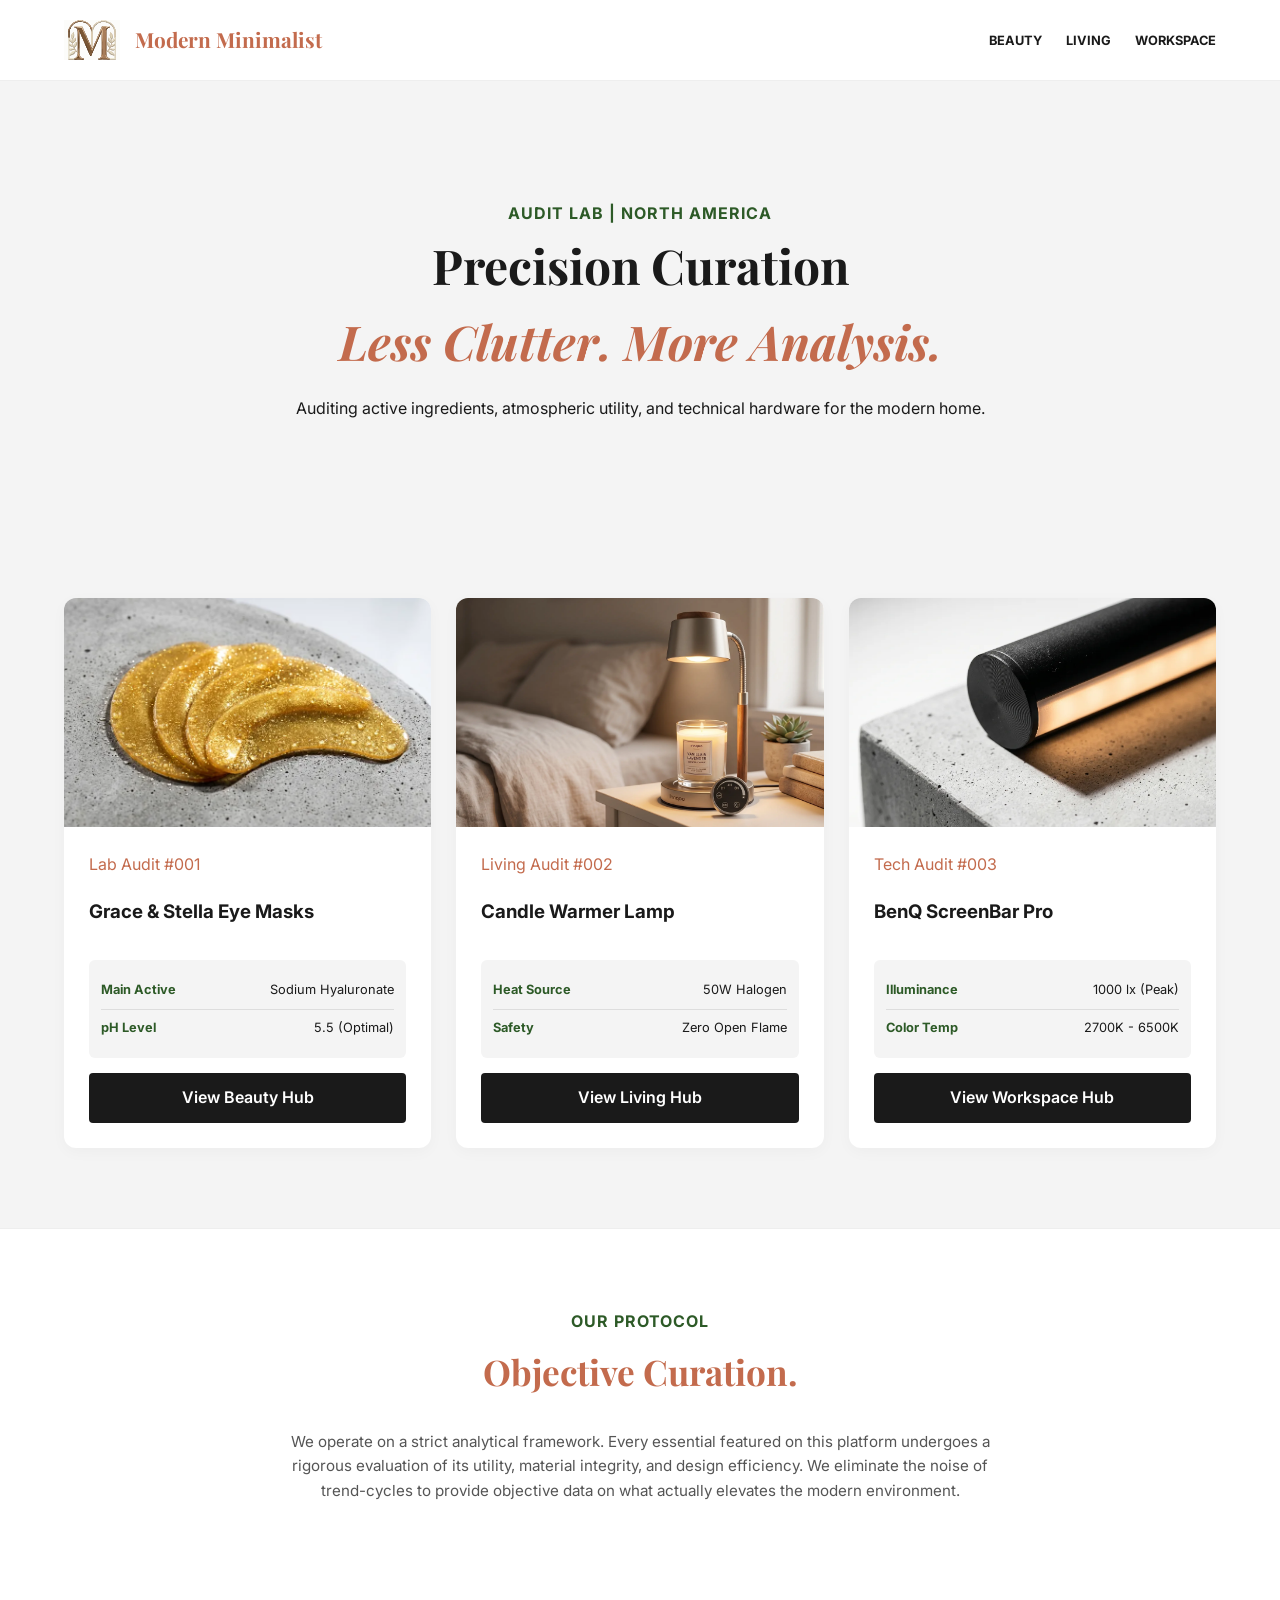
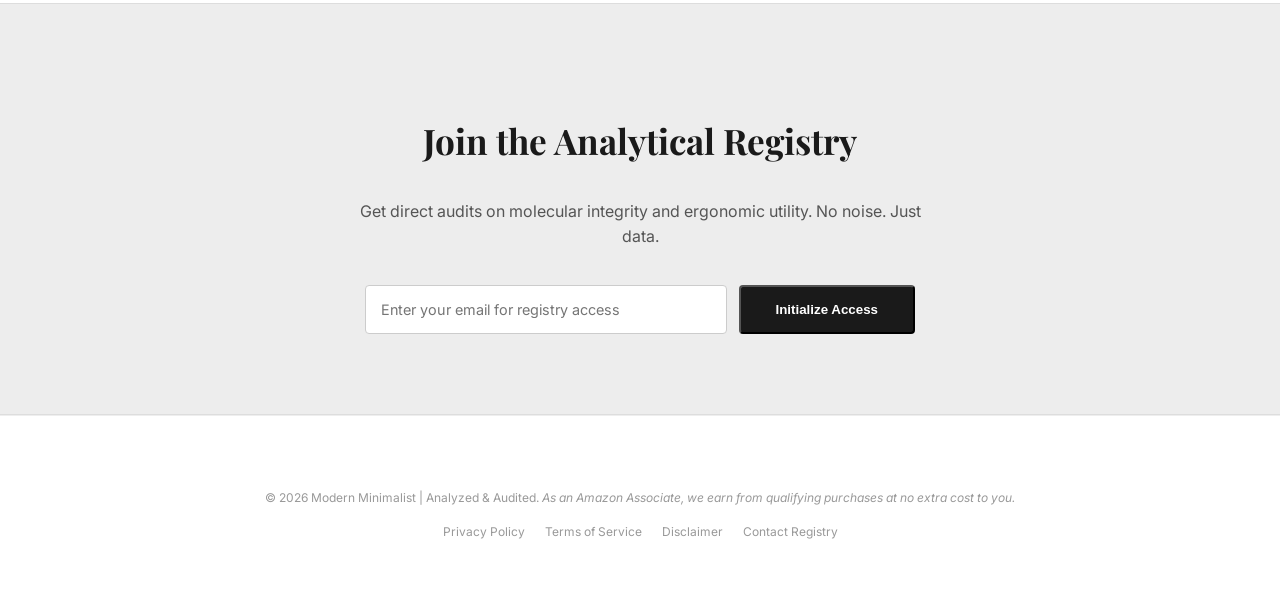
<file: index.html>
<!DOCTYPE html>
<html lang="en">
<head>
    <script async src="https://www.googletagmanager.com/gtag/js?id=G-HXZEJH111N"></script>
    <script>
      window.dataLayer = window.dataLayer || [];
      function gtag(){dataLayer.push(arguments);}
      gtag('js', new Date());
      gtag('config', 'G-HXZEJH111N');
    </script>
    <meta charset="UTF-8">
    <meta name="viewport" content="width=device-width, initial-scale=1.0">
    <title>Modern Minimalist | Analytical Curation</title>
    <link href="https://fonts.googleapis.com/css2?family=Playfair+Display:ital,wght@0,700;1,700&family=Inter:wght@400;700&display=swap" rel="stylesheet">
    <style>
        :root {
            /* Restored to your original minimalist palette */
            --jade: #2D5A27; 
            --terracotta: #C36B4D; 
            --grey: #F4F4F4; 
            --white: #FFFFFF; 
            --dark: #1A1A1A;
            --subtle-elevation: 0 4px 15px rgba(0,0,0,0.03);
        }
        body { font-family: 'Inter', sans-serif; background: var(--grey); color: var(--dark); margin: 0; line-height: 1.6; }
        
        /* Navigation */
        nav { 
            display: flex; justify-content: space-between; align-items: center; 
            padding: 0 5%; background: var(--white); height: 80px; border-bottom: 1px solid #eee; position: sticky; top: 0; z-index: 1000; 
        }
        .logo a { text-decoration: none; display: flex; align-items: center; gap: 15px; }
        .logo-text { font-family: 'Playfair Display', serif; font-weight: 700; font-size: 1.3rem; color: var(--terracotta); }
        .nav-links a { text-decoration: none; color: var(--dark); margin-left: 20px; font-size: 0.8rem; font-weight: 700; text-transform: uppercase; }

        /* Hero */
        .hero { 
            text-align: center; padding: 120px 10%; 
            background-image: linear-gradient(to bottom, rgba(244,244,244,0.85), rgba(244,244,244,1)), url('https://images.unsplash.com/photo-1550684848-fac1c5b4e853?q=80&w=1600&auto=format&fit=crop');
            background-size: cover; background-position: center; background-attachment: fixed; 
        }
        h1 { font-family: 'Playfair Display', serif; font-size: 3rem; margin: 0; font-weight: 700; }
        h1 span { color: var(--terracotta); font-style: italic; }

        /* Grid */
        .grid { display: grid; grid-template-columns: repeat(3, 1fr); gap: 25px; padding: 40px 5% 80px 5%; max-width: 1400px; margin: auto; }
        .audit-card { background: var(--white); border-radius: 12px; overflow: hidden; box-shadow: var(--subtle-elevation); transition: transform 0.3s ease; display: flex; flex-direction: column; }
        .audit-card:hover { transform: translateY(-8px); }
        
        /* Image Settings */
        .audit-card img { 
            width: 100%; 
            aspect-ratio: 16 / 10; 
            object-fit: cover; 
            display: block; 
            background-color: #eee;
        }
        
        .card-content { padding: 25px; flex-grow: 1; display: flex; flex-direction: column; }
        .data-sheet { background: var(--grey); border-radius: 6px; padding: 12px; margin: 15px 0; font-size: 0.8rem; }
        .data-row { display: flex; justify-content: space-between; border-bottom: 1px solid #ddd; padding: 8px 0; }
        .data-row:last-child { border-bottom: none; }
        .label { font-weight: bold; color: var(--jade); }

        .btn { display: block; text-align: center; background: var(--dark); color: white; padding: 12px; text-decoration: none; border-radius: 4px; font-weight: 600; margin-top: auto; transition: background 0.3s ease; }
        .btn:hover { background: var(--terracotta); }

        /* Professional Dark Newsletter */
        .newsletter {
            background: var(--dark);
            color: var(--white);
            padding: 80px 10%;
            text-align: center;
        }
        .newsletter h3 { font-family: 'Playfair Display', serif; font-size: 2.2rem; margin: 0 0 10px 0; color: var(--white); }
        .newsletter p { color: #aaa; margin-bottom: 40px; max-width: 600px; margin-left: auto; margin-right: auto; font-size: 0.95rem; }
        .newsletter-form { display: flex; justify-content: center; gap: 10px; max-width: 500px; margin: 0 auto; }
        .newsletter-form input { padding: 15px 20px; border: 1px solid #333; background: #222; color: white; border-radius: 4px; flex-grow: 1; font-family: inherit; }
        .newsletter-form input::placeholder { color: #777; }
        .newsletter-form button { background: var(--terracotta); color: white; border: none; padding: 15px 30px; border-radius: 4px; font-weight: 600; cursor: pointer; transition: 0.3s; }
        .newsletter-form button:hover { background: var(--white); color: var(--dark); }
        .privacy-note { display: block; margin-top: 15px; font-size: 0.75rem; color: #666; font-style: italic; }

        /* Footer */
        footer { text-align: center; padding: 60px 40px; background: var(--white); border-top: 1px solid #eee; font-size: 0.75rem; color: #999; }
        
        @media (max-width: 1024px) { .grid { grid-template-columns: repeat(2, 1fr); } }
        @media (max-width: 768px) { .grid { grid-template-columns: 1fr; } .newsletter-form { flex-direction: column; } }
    </style>
</head>
<body>

<nav>
    <div class="logo">
        <a href="main.html">
            <img src="assets/logo.svg" alt="Modern Minimalist Logo" height="40">
            <span class="logo-text">Modern Minimalist</span>
        </a>
    </div>
    <div class="nav-links">
        <a href="beauty.html">Beauty</a>
        <a href="living.html">Living</a>
        <a href="workspace.html">Workspace</a>
    </div>
</nav>

<section class="hero">
    <span class="badge" style="color:var(--jade); font-weight:bold; letter-spacing:1px;">AUDIT LAB | NORTH AMERICA</span>
    <h1>Precision Curation <br><span>Less Clutter. More Analysis.</span></h1>
    <p>Auditing active ingredients, atmospheric utility, and technical hardware for the modern home.</p>
</section>

<div class="grid">
    <!-- Hub 01: Beauty -->
    <div class="audit-card">
        <!-- Image wrapped in a link -->
        <a href="beauty.html">
            <img src="assets/eyemask.webp" alt="Grace & Stella Eye Masks">
        </a>
        <div class="card-content">
            <span class="badge" style="color:var(--terracotta)">Lab Audit #001</span>
            <h3>Grace & Stella Eye Masks</h3>
            <div class="data-sheet">
                <div class="data-row"><span class="label">Main Active</span><span>Sodium Hyaluronate</span></div>
                <div class="data-row"><span class="label">pH Level</span><span>5.5 (Optimal)</span></div>
            </div>
            <a href="beauty.html" class="btn">View Beauty Hub</a>
        </div>
    </div>

    <!-- Hub 02: Living -->
    <div class="audit-card">
        <!-- Image wrapped in a link -->
        <a href="living.html">
            <img src="assets/candle.webp" alt="Candle Warmer Lamp">
        </a>
        <div class="card-content">
            <span class="badge" style="color:var(--terracotta)">Living Audit #002</span>
            <h3>Candle Warmer Lamp</h3>
            <div class="data-sheet">
                <div class="data-row"><span class="label">Heat Source</span><span>50W Halogen</span></div>
                <div class="data-row"><span class="label">Safety</span><span>Zero Open Flame</span></div>
            </div>
            <a href="living.html" class="btn">View Living Hub</a>
        </div>
    </div>

    <!-- Hub 03: Workspace -->
    <div class="audit-card">
        <!-- Image wrapped in a link -->
        <a href="workspace.html">
            <img src="assets/screenbar.webp" alt="BenQ ScreenBar Pro">
        </a>
        <div class="card-content">
            <span class="badge" style="color:var(--terracotta)">Tech Audit #003</span>
            <h3>BenQ ScreenBar Pro</h3>
            <div class="data-sheet">
                <div class="data-row"><span class="label">Illuminance</span><span>1000 lx (Peak)</span></div>
                <div class="data-row"><span class="label">Color Temp</span><span>2700K - 6500K</span></div>
            </div>
            <a href="workspace.html" class="btn">View Workspace Hub</a>
        </div>
    </div>
</div>
    <section class="methodology" style="padding: 80px 10%; background: var(--white); text-align: center; border-top: 1px solid #eee;">
    <span class="badge" style="color:var(--jade); font-weight:bold; letter-spacing:1px;">OUR PROTOCOL</span>
    <h2 style="font-family: 'Playfair Display', serif; font-size: 2.2rem; color: var(--terracotta); margin-top: 10px;">Objective Curation.</h2>
    <p style="max-width: 700px; margin: 20px auto; color: #555; font-size: 0.95rem;">
        We operate on a strict analytical framework. Every essential featured on this platform undergoes a rigorous evaluation of its utility, material integrity, and design efficiency. We eliminate the noise of trend-cycles to provide objective data on what actually elevates the modern environment.
    </p>
</section>
    
<!-- THE LABORATORY REGISTRY (Brevo Integration) -->
<section style="background: #EDEDED; padding: 80px 10%; text-align: center; border-top: 1px solid #ddd; border-bottom: 1px solid #ddd;">
    <h2 style="font-family: 'Playfair Display', serif; font-size: 2.2rem; color: var(--dark);">Join the <span>Analytical Registry</span></h2>
    <p style="color: #555; max-width: 600px; margin: 10px auto 35px auto; font-size: 1rem;">
        Get direct audits on molecular integrity and ergonomic utility. No noise. Just data.
    </p>
    
    <!-- This is the actual Brevo Form -->
    <form id="sib-form" method="POST" action="https://938c01b0.sibforms.com/serve/[base64]">
        <div id="input-container" style="display: flex; justify-content: center; gap: 12px; max-width: 550px; margin: auto;">
            <input type="email" name="EMAIL" placeholder="Enter your email for registry access" required 
                   style="flex-grow: 1; padding: 15px; border: 1px solid #ccc; border-radius: 4px; font-family: 'Inter', sans-serif; font-size: 0.9rem;">
            <button type="submit" class="btn" style="margin-top: 0; padding: 15px 35px; white-space: nowrap;">Initialize Access</button>
        </div>
        
        <!-- Success/Error Messages (Hidden by default) -->
        <div id="success-message" style="display:none; color: var(--jade); font-weight: 700; margin-top: 25px; padding: 15px; border: 1px dashed var(--jade); border-radius: 6px; background: rgba(45, 90, 39, 0.05);">
            Registry Request Received. Check your inbox for the Initial Audit report.
        </div>
        <div id="error-message" style="display:none; color: var(--terracotta); margin-top: 25px; font-weight: 700;">
            Registry Error. Please verify your email format and try again.
        </div>
    </form>
</section>
    

<footer>
    <p>© 2026 Modern Minimalist | Analyzed & Audited.<em> As an Amazon Associate, we earn from qualifying purchases at no extra cost to you.</em></p>
    
    <!-- This div creates the horizontal row of all 4 legal links -->
    <div style="margin-top: 15px; display: flex; justify-content: center; gap: 20px;">
        <a href="privacy.html" style="color:#999; text-decoration:none;">Privacy Policy</a>
        <a href="terms.html" style="color:#999; text-decoration:none;">Terms of Service</a>
        <a href="disclaimer.html" style="color:#999; text-decoration:none;">Disclaimer</a>
        <a href="contact.html" style="color:#999; text-decoration:none;">Contact Registry</a>
    </div>
</footer>
<script>
    const form = document.getElementById('sib-form');
    form.onsubmit = async (e) => {
        e.preventDefault();
        const formData = new FormData(form);
        
        try {
            const response = await fetch(form.action, {
                method: 'POST',
                body: formData,
                mode: 'no-cors' // Allows the request even if Brevo blocks standard Ajax
            });
            
            // Show Success Message
            document.getElementById('success-message').style.display = 'block';
            document.getElementById('error-message').style.display = 'none';
            form.querySelector('div').style.display = 'none'; // Hide the input fields
        } catch (error) {
            document.getElementById('error-message').style.display = 'block';
        }
    };
</script>
</body>
</html>
</file>
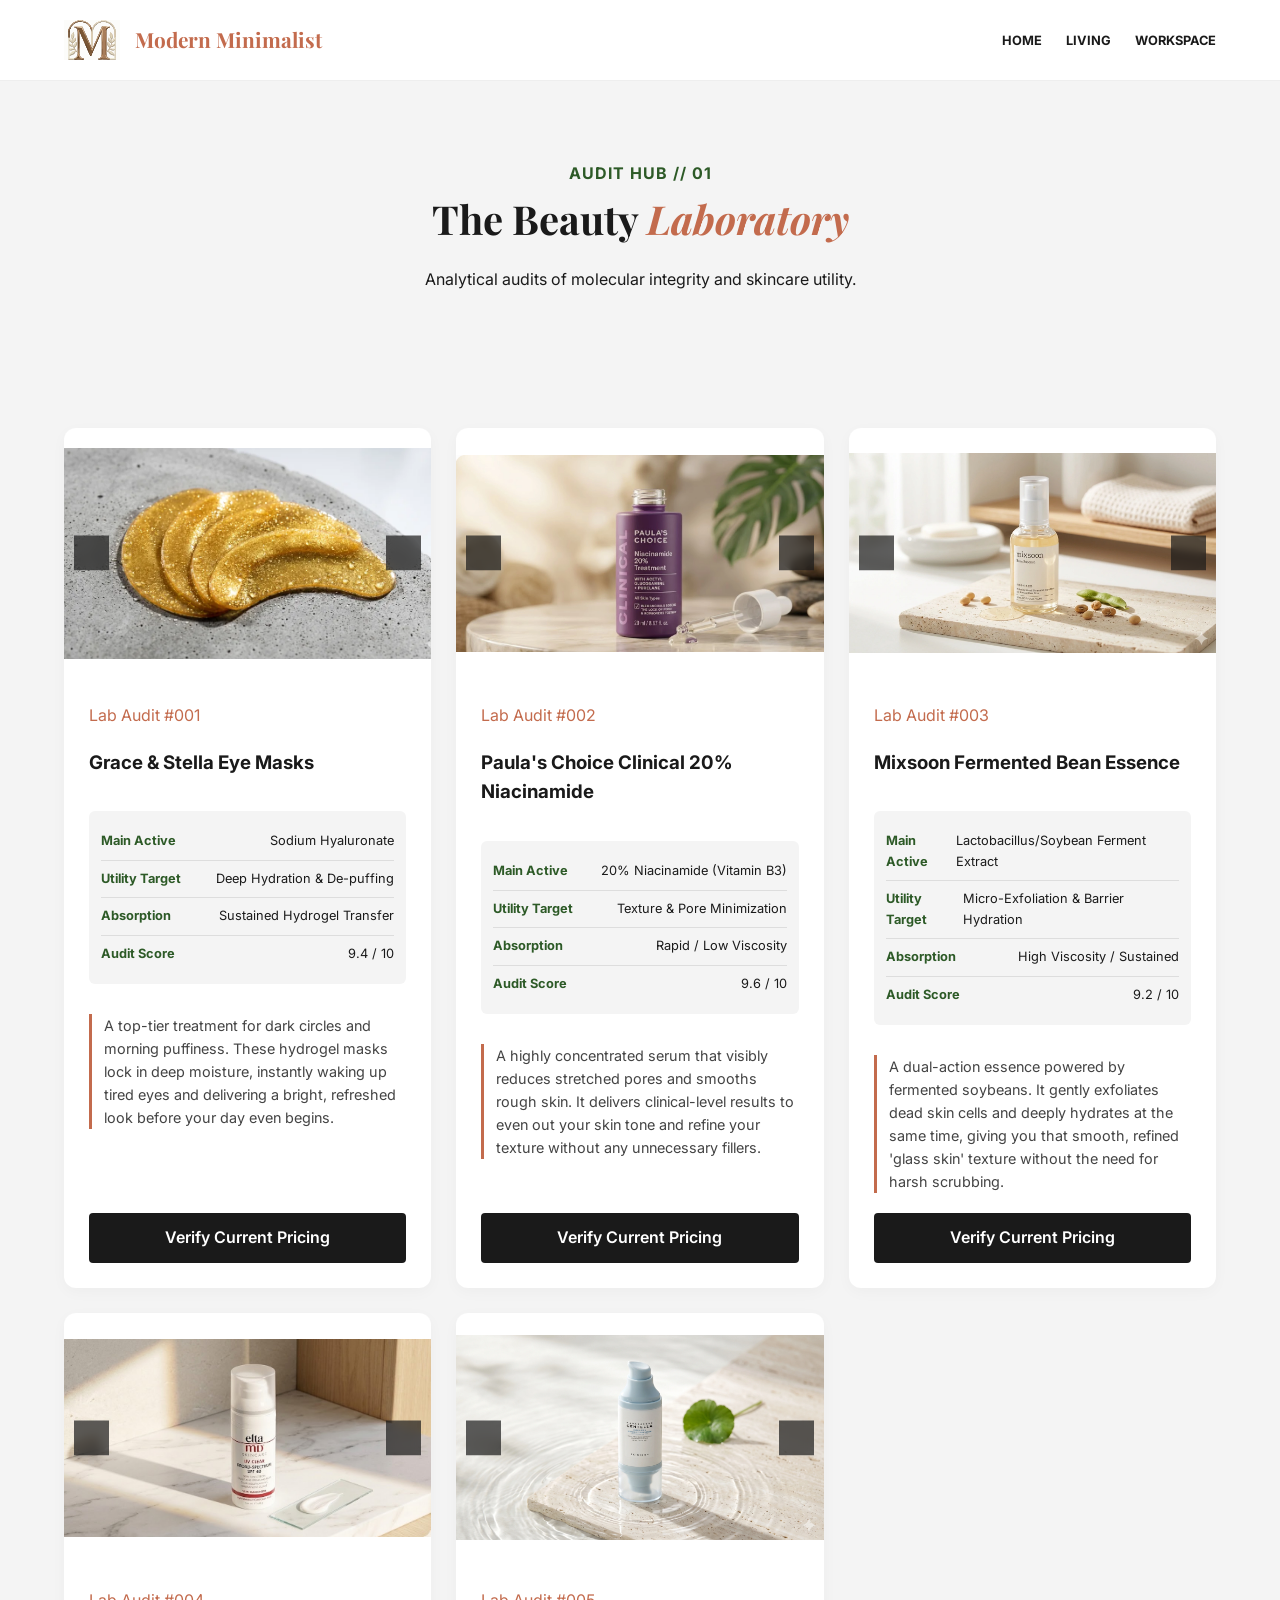
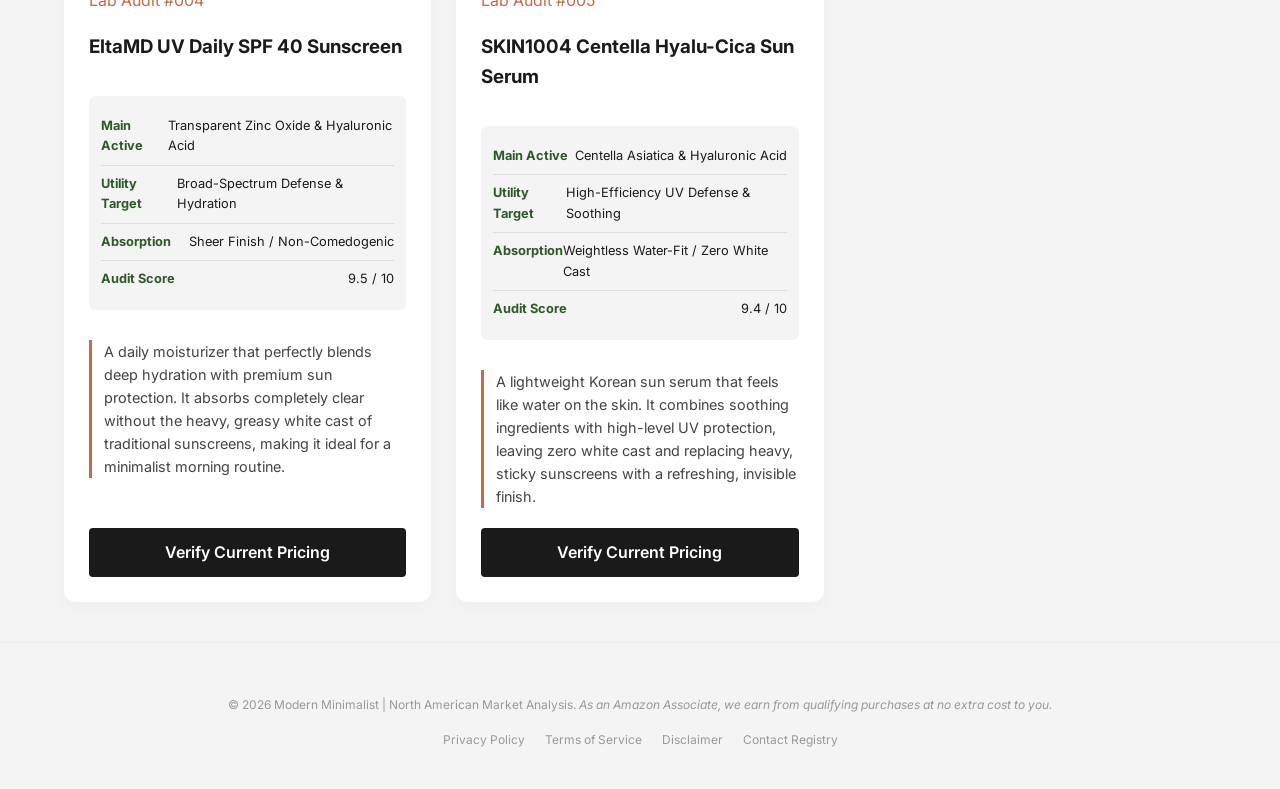
<file: beauty.html>
<!DOCTYPE html>
<html lang="en">
<head>
    <script async src="https://www.googletagmanager.com/gtag/js?id=G-HXZEJH111N"></script>
    <script>
      window.dataLayer = window.dataLayer || [];
      function gtag(){dataLayer.push(arguments);}
      gtag('js', new Date());
      gtag('config', 'G-HXZEJH111N');
    </script>
    
    <link rel="icon" type="image/png" href="assets/logo2.png">
    <link href="https://fonts.googleapis.com/css2?family=Playfair+Display:ital,wght@0,700;1,700&family=Inter:wght@400;700&display=swap" rel="stylesheet">
    <meta charset="UTF-8">
    <meta name="viewport" content="width=device-width, initial-scale=1.0">
    <title>Beauty Lab | Analytical Curation</title>
    
    <style>
        :root {
            --jade: #2D5A27; 
            --terracotta: #C36B4D; 
            --grey: #F4F4F4; 
            --white: #FFFFFF; 
            --dark: #1A1A1A;
            --subtle-elevation: 0 4px 15px rgba(0,0,0,0.03);
        }
        
        body { font-family: 'Inter', sans-serif; background: var(--grey); color: var(--dark); margin: 0; line-height: 1.6; }

        nav { 
            display: flex; justify-content: space-between; align-items: center; 
            padding: 0 5%; background: var(--white); height: 80px; 
            border-bottom: 1px solid #eee; position: sticky; top: 0; z-index: 1000; 
        }
        .logo a { text-decoration: none; display: flex; align-items: center; gap: 15px; }
        .logo-text { font-family: 'Playfair Display', serif; font-weight: 700; font-size: 1.3rem; color: var(--terracotta); }
        .nav-links a { text-decoration: none; color: var(--dark); margin-left: 20px; font-size: 0.8rem; font-weight: 700; text-transform: uppercase; }

        .hero { 
            text-align: center; padding: 80px 10%; 
            background-image: 
                linear-gradient(to bottom, rgba(244,244,244,0.85), rgba(244,244,244,1)), 
                url('https://images.unsplash.com/photo-1556228720-195a672e8a03?q=80&w=1600&auto=format&fit=crop'); 
            background-size: cover; background-position: center; background-attachment: fixed;
        }
        
        .hub-title { font-family: 'Playfair Display', serif; font-size: 2.5rem; margin: 0; }
        .hub-title span { color: var(--terracotta); font-style: italic; }

        .grid { 
            display: grid; grid-template-columns: repeat(3, 1fr); 
            gap: 25px; padding: 40px 5%; max-width: 1400px; margin: auto; 
        }

        .audit-card { 
            background: var(--white); border-radius: 12px; overflow: hidden; 
            box-shadow: var(--subtle-elevation); transition: transform 0.3s ease;
            display: flex; flex-direction: column;
        }
        .audit-card:hover { transform: translateY(-8px); }
        
        /* Swipe & Click Product Slider */
        .slider-container { position: relative; width: 100%; height: 250px; background: #eee; }
        
        .slider-track { 
            display: flex; overflow-x: auto; scroll-snap-type: x mandatory; 
            scroll-behavior: smooth; -webkit-overflow-scrolling: touch; 
            height: 100%; scrollbar-width: none; 
        }
        .slider-track::-webkit-scrollbar { display: none; }
        
        .slider-track img { 
            width: 100%; 
            height: 100%; 
            object-fit: contain;
            flex-shrink: 0; 
            scroll-snap-align: start; 
            background: var(--white); 
        }
        
        /* Clickable Arrows for Laptop */
        .slide-btn { 
            position: absolute; top: 50%; transform: translateY(-50%); 
            background: rgba(26, 26, 26, 0.7); color: white; border: none; 
            width: 35px; height: 35px; cursor: pointer; border-radius: 50%; 
            font-size: 1rem; z-index: 10; display: flex; justify-content: center; align-items: center;
            backdrop-filter: blur(4px); transition: background 0.3s;
        }
        .slide-btn:hover { background: var(--terracotta); }
        .slide-btn.prev { left: 10px; }
        .slide-btn.next { right: 10px; }
        
        .card-content { padding: 25px; flex-grow: 1; display: flex; flex-direction: column; }
        
        .data-sheet { background: var(--grey); border-radius: 6px; padding: 12px; margin: 15px 0; font-size: 0.8rem; }
        .data-row { display: flex; justify-content: space-between; border-bottom: 1px solid #ddd; padding: 8px 0; }
        .data-row:last-child { border-bottom: none; }
        .label { font-weight: bold; color: var(--jade); }

        .persuasive-text { 
            font-size: 0.9rem; color: #444; margin: 15px 0 20px 0; 
            padding-left: 12px; border-left: 3px solid var(--terracotta); 
        }

        .btn { 
            display: block; text-align: center; background: var(--dark); color: white; 
            padding: 12px; text-decoration: none; border-radius: 4px; font-weight: 600; 
            transition: background 0.3s ease; margin-top: auto;
        }
        .btn:hover { background: var(--terracotta); }

        footer { text-align: center; padding: 40px; border-top: 1px solid #eee; font-size: 0.75rem; color: #999; }

        @media (max-width: 1024px) { .grid { grid-template-columns: repeat(2, 1fr); } }
        @media (max-width: 768px) { .grid { grid-template-columns: 1fr; } }
    </style>
</head>
<body>

<nav>
    <div class="logo">
        <a href="index.html">
            <img src="assets/logo.svg" alt="Modern Minimalist Logo" height="40">
            <span class="logo-text">Modern Minimalist</span>
        </a>
    </div>
    <div class="nav-links">
        <a href="index.html">Home</a>
        <a href="living.html">Living</a>
        <a href="workspace.html">Workspace</a>
    </div>
</nav>

<section class="hero">
    <span class="badge" style="color:var(--jade); font-weight:bold; letter-spacing:1px;">AUDIT HUB // 01</span>
    <h1 class="hub-title">The Beauty <span>Laboratory</span></h1>
    <p>Analytical audits of molecular integrity and skincare utility.</p>
</section>

<div class="grid" id="product-grid">
    </div>

<footer>
    <p>© 2026 Modern Minimalist | North American Market Analysis.<em> As an Amazon Associate, we earn from qualifying purchases at no extra cost to you.</em></p>
    
    <div style="margin-top: 15px; display: flex; justify-content: center; gap: 20px;">
        <a href="privacy.html" style="color:#999; text-decoration:none;">Privacy Policy</a>
        <a href="terms.html" style="color:#999; text-decoration:none;">Terms of Service</a>
        <a href="disclaimer.html" style="color:#999; text-decoration:none;">Disclaimer</a>
        <a href="contact.html" style="color:#999; text-decoration:none;">Contact Registry</a>
    </div>
</footer>

<script>
    // 1. YOUR PRODUCT DATABASE
    const beautyProducts = [
        {
            auditNumber: "001",
            title: "Grace & Stella Eye Masks",
            images: [
                "assets/eyemask.webp",
                "assets/eye2.jpg",
                "assets/eye3.jpg"
            ],
            specs: {
                mainActive: "Sodium Hyaluronate",
                utilityTarget: "Deep Hydration & De-puffing",
                absorptionProfile: "Sustained Hydrogel Transfer",
                auditScore: "9.4 / 10"
            },
            hook: "A top-tier treatment for dark circles and morning puffiness. These hydrogel masks lock in deep moisture, instantly waking up tired eyes and delivering a bright, refreshed look before your day even begins.",
            amazonLink: "https://amzn.to/4uk4JxW"
        },
        {
            auditNumber: "002",
            title: "Paula's Choice Clinical 20% Niacinamide",
            images: [
                "assets/paul1.webp",
                "assets/paul2.webp",
                "assets/paul3.webp"
            ],
            specs: {
                mainActive: "20% Niacinamide (Vitamin B3)",
                utilityTarget: "Texture & Pore Minimization",
                absorptionProfile: "Rapid / Low Viscosity",
                auditScore: "9.6 / 10"
            },
            hook: "A highly concentrated serum that visibly reduces stretched pores and smooths rough skin. It delivers clinical-level results to even out your skin tone and refine your texture without any unnecessary fillers.",
            amazonLink: "https://amzn.to/4usRbQO"
        },
        {
            auditNumber: "003",
            title: "Mixsoon Fermented Bean Essence",
            images: [
                "assets/mixsoon1.webp",
                "assets/mixsoon2.webp",
                "assets/mixsoon3.webp"
            ],
            specs: {
                mainActive: "Lactobacillus/Soybean Ferment Extract",
                utilityTarget: "Micro-Exfoliation & Barrier Hydration",
                absorptionProfile: "High Viscosity / Sustained",
                auditScore: "9.2 / 10"
            },
            hook: "A dual-action essence powered by fermented soybeans. It gently exfoliates dead skin cells and deeply hydrates at the same time, giving you that smooth, refined 'glass skin' texture without the need for harsh scrubbing.",
            amazonLink: "https://amzn.to/4uwvjEl"
        }
        ,{
            auditNumber: "004",
            title: "EltaMD UV Daily SPF 40 Sunscreen",
            images: [
                "assets/elt1.jpg",
                "assets/elt2.webp",
                "assets/elt3.webp"
            ],
            specs: {
                mainActive: "Transparent Zinc Oxide & Hyaluronic Acid",
                utilityTarget: "Broad-Spectrum Defense & Hydration",
                absorptionProfile: "Sheer Finish / Non-Comedogenic",
                auditScore: "9.5 / 10"
            },
            hook: "A daily moisturizer that perfectly blends deep hydration with premium sun protection. It absorbs completely clear without the heavy, greasy white cast of traditional sunscreens, making it ideal for a minimalist morning routine.",
            amazonLink: "https://amzn.to/4w6ZOlM"
        }
        ,{
            auditNumber: "005",
            title: "SKIN1004 Centella Hyalu-Cica Sun Serum",
            images: [
                "assets/skin1.webp",
                "assets/skin2.webp",
                "assets/skin3.webp"
            ],
            specs: {
                mainActive: "Centella Asiatica & Hyaluronic Acid",
                utilityTarget: "High-Efficiency UV Defense & Soothing",
                absorptionProfile: "Weightless Water-Fit / Zero White Cast",
                auditScore: "9.4 / 10"
            },
            hook: "A lightweight Korean sun serum that feels like water on the skin. It combines soothing ingredients with high-level UV protection, leaving zero white cast and replacing heavy, sticky sunscreens with a refreshing, invisible finish.",
            amazonLink: "https://amzn.to/4f3bOi8"
        }
    ];

    // 2. THE RENDER ENGINE
    function renderProducts() {
        const grid = document.getElementById('product-grid');
        grid.innerHTML = ''; 

        beautyProducts.forEach(product => {
            let sliderHTML = '';
            product.images.forEach(img => {
                sliderHTML += `<img src="${img}" alt="${product.title}" onerror="this.onerror=null; this.src='https://images.unsplash.com/photo-1615397323282-311b514cd140?q=80&w=600&auto=format&fit=crop'">`;
            });

            const cardHTML = `
                <div class="audit-card">
                    <div class="slider-container">
                        <button class="slide-btn prev" onclick="moveSlide(this, -1)">&#10094;</button>
                        <button class="slide-btn next" onclick="moveSlide(this, 1)">&#10095;</button>
                        <div class="slider-track">
                            ${sliderHTML}
                        </div>
                    </div>
                    <div class="card-content">
                        <span class="badge" style="color:var(--terracotta)">Lab Audit #${product.auditNumber}</span>
                        <h3>${product.title}</h3>
                        <div class="data-sheet">
                            <div class="data-row"><span class="label">Main Active</span><span>${product.specs.mainActive}</span></div>
                            <div class="data-row"><span class="label">Utility Target</span><span>${product.specs.utilityTarget}</span></div>
                            <div class="data-row"><span class="label">Absorption</span><span>${product.specs.absorptionProfile}</span></div>
                            <div class="data-row"><span class="label">Audit Score</span><span>${product.specs.auditScore}</span></div>
                        </div>
                        <p class="persuasive-text">${product.hook}</p>
                        <a href="${product.amazonLink}" target="_blank" rel="nofollow" class="btn">Verify Current Pricing</a>
                    </div>
                </div>
            `;
            grid.innerHTML += cardHTML;
        });
    }

    // 3. THE SLIDER LOGIC
    function moveSlide(button, direction) {
        const track = button.parentElement.querySelector('.slider-track');
        const slideWidth = track.clientWidth;
        track.scrollBy({ left: slideWidth * direction, behavior: 'smooth' });
    }

    // 4. IGNITE THE ENGINE
    renderProducts();
</script>

</body>
</html>
</file>
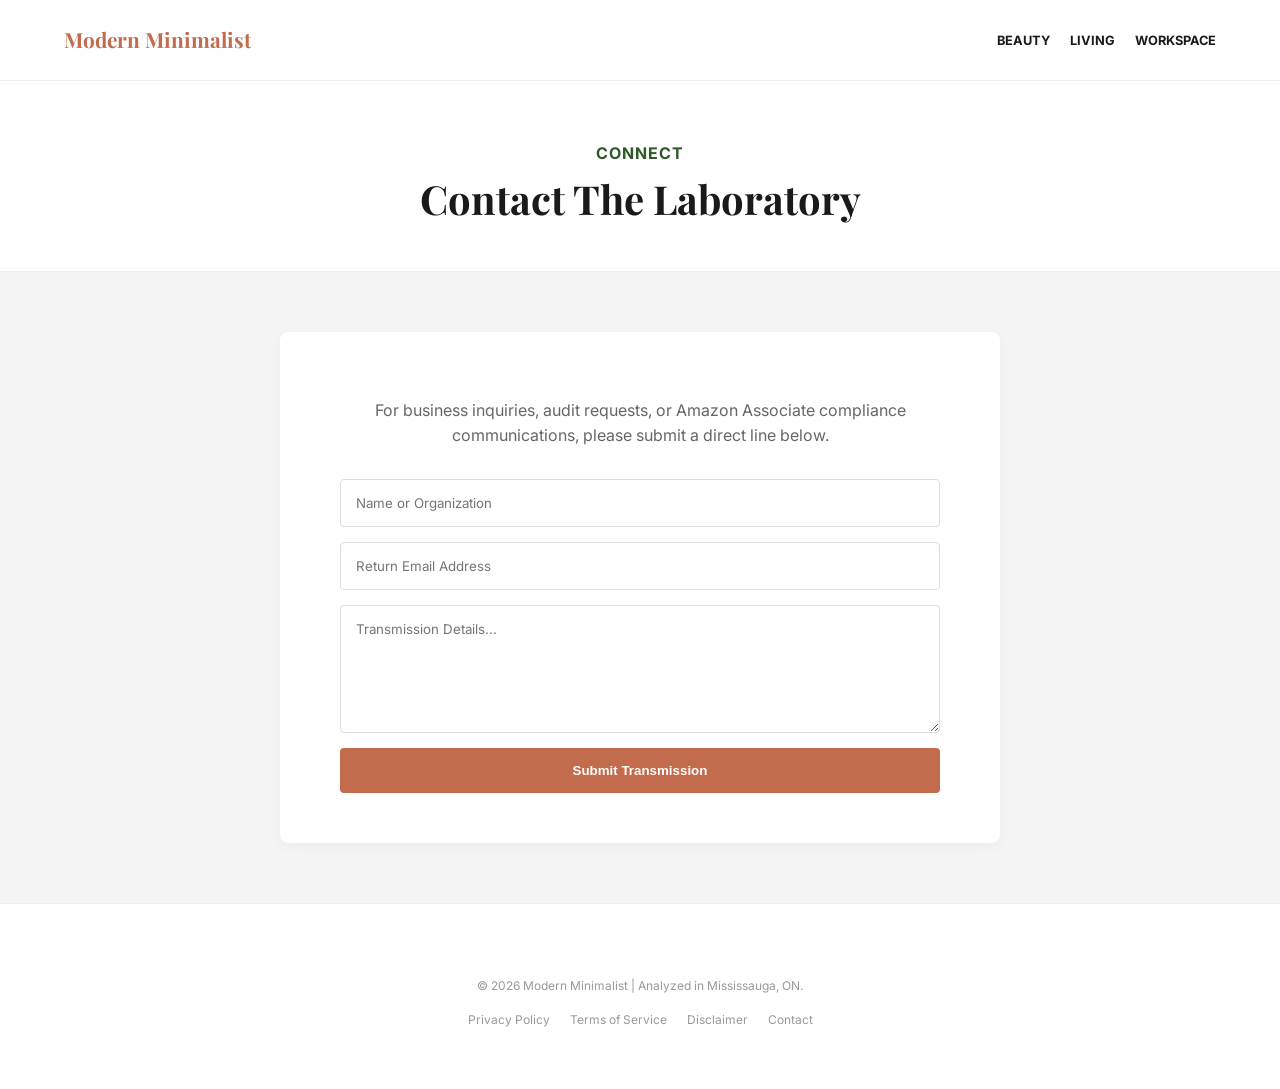
<file: contact.html>
<!DOCTYPE html>
<html lang="en">
<!-- Use the EXACT same <head> and <style> block as above -->
<head>
    <meta charset="UTF-8">
    <meta name="viewport" content="width=device-width, initial-scale=1.0">
    <title>Contact Registry | Modern Minimalist</title>
    <link href="https://fonts.googleapis.com/css2?family=Playfair+Display:ital,wght@0,700;1,700&family=Inter:wght@400;700&display=swap" rel="stylesheet">
    <style>
        :root { --jade: #2D5A27; --terracotta: #C36B4D; --grey: #F4F4F4; --white: #FFFFFF; --dark: #1A1A1A; }
        body { font-family: 'Inter', sans-serif; background: var(--grey); color: var(--dark); margin: 0; line-height: 1.6; }
        nav { display: flex; justify-content: space-between; align-items: center; padding: 0 5%; background: var(--white); height: 80px; border-bottom: 1px solid #eee; position: sticky; top: 0; }
        .logo a { text-decoration: none; display: flex; align-items: center; gap: 15px; }
        .logo-text { font-family: 'Playfair Display', serif; font-weight: 700; font-size: 1.3rem; color: var(--terracotta); }
        .nav-links a { text-decoration: none; color: var(--dark); margin-left: 20px; font-size: 0.8rem; font-weight: 700; text-transform: uppercase; }
        .legal-hero { text-align: center; padding: 60px 10% 40px; background: var(--white); border-bottom: 1px solid #eee; }
        h1 { font-family: 'Playfair Display', serif; font-size: 2.5rem; margin: 0; font-weight: 700; }
        .legal-container { max-width: 600px; margin: 60px auto; background: var(--white); padding: 50px 60px; border-radius: 8px; box-shadow: 0 4px 15px rgba(0,0,0,0.03); }
        
        /* Form Styling */
        .contact-form { display: flex; flex-direction: column; gap: 15px; margin-top: 20px; }
        .contact-form input, .contact-form textarea { padding: 15px; border: 1px solid #ddd; border-radius: 4px; font-family: inherit; width: 100%; box-sizing: border-box; }
        .contact-form button { background: var(--terracotta); color: white; border: none; padding: 15px; border-radius: 4px; font-weight: 600; cursor: pointer; transition: 0.3s; }
        .contact-form button:hover { background: var(--dark); }
        
        footer { text-align: center; padding: 60px 40px; background: var(--white); border-top: 1px solid #eee; font-size: 0.75rem; color: #999; }
    </style>
</head>
<body>

<nav>
    <div class="logo"><a href="main.html"><span class="logo-text">Modern Minimalist</span></a></div>
    <div class="nav-links"><a href="beauty.html">Beauty</a><a href="living.html">Living</a><a href="workspace.html">Workspace</a></div>
</nav>

<section class="legal-hero">
    <span class="badge" style="color:var(--jade); font-weight:bold; letter-spacing:1px;">CONNECT</span>
    <h1>Contact The Laboratory</h1>
</section>

<div class="legal-container">
    <p style="text-align:center; color:#666; margin-bottom:30px;">For business inquiries, audit requests, or Amazon Associate compliance communications, please submit a direct line below.</p>
    
    <!-- ADD YOUR FORMSPREE/BREVO URL HERE -->
    <form class="contact-form" action="https://formspree.io/f/xqewvgla" method="POST">
        <input type="text" name="name" placeholder="Name or Organization" required>
        <input type="email" name="email" placeholder="Return Email Address" required>
        <textarea name="message" rows="6" placeholder="Transmission Details..." required></textarea>
        <button type="submit">Submit Transmission</button>
    </form>
</div>

<footer>
    <p>© 2026 Modern Minimalist | Analyzed in Mississauga, ON.</p>
    <div style="margin-top: 15px; display: flex; justify-content: center; gap: 20px;">
        <a href="privacy.html" style="color:#999; text-decoration:none;">Privacy Policy</a>
        <a href="terms.html" style="color:#999; text-decoration:none;">Terms of Service</a>
        <a href="disclaimer.html" style="color:#999; text-decoration:none;">Disclaimer</a>
        <a href="contact.html" style="color:#999; text-decoration:none;">Contact</a>
    </div>
</footer>

</body>
</html>
</file>
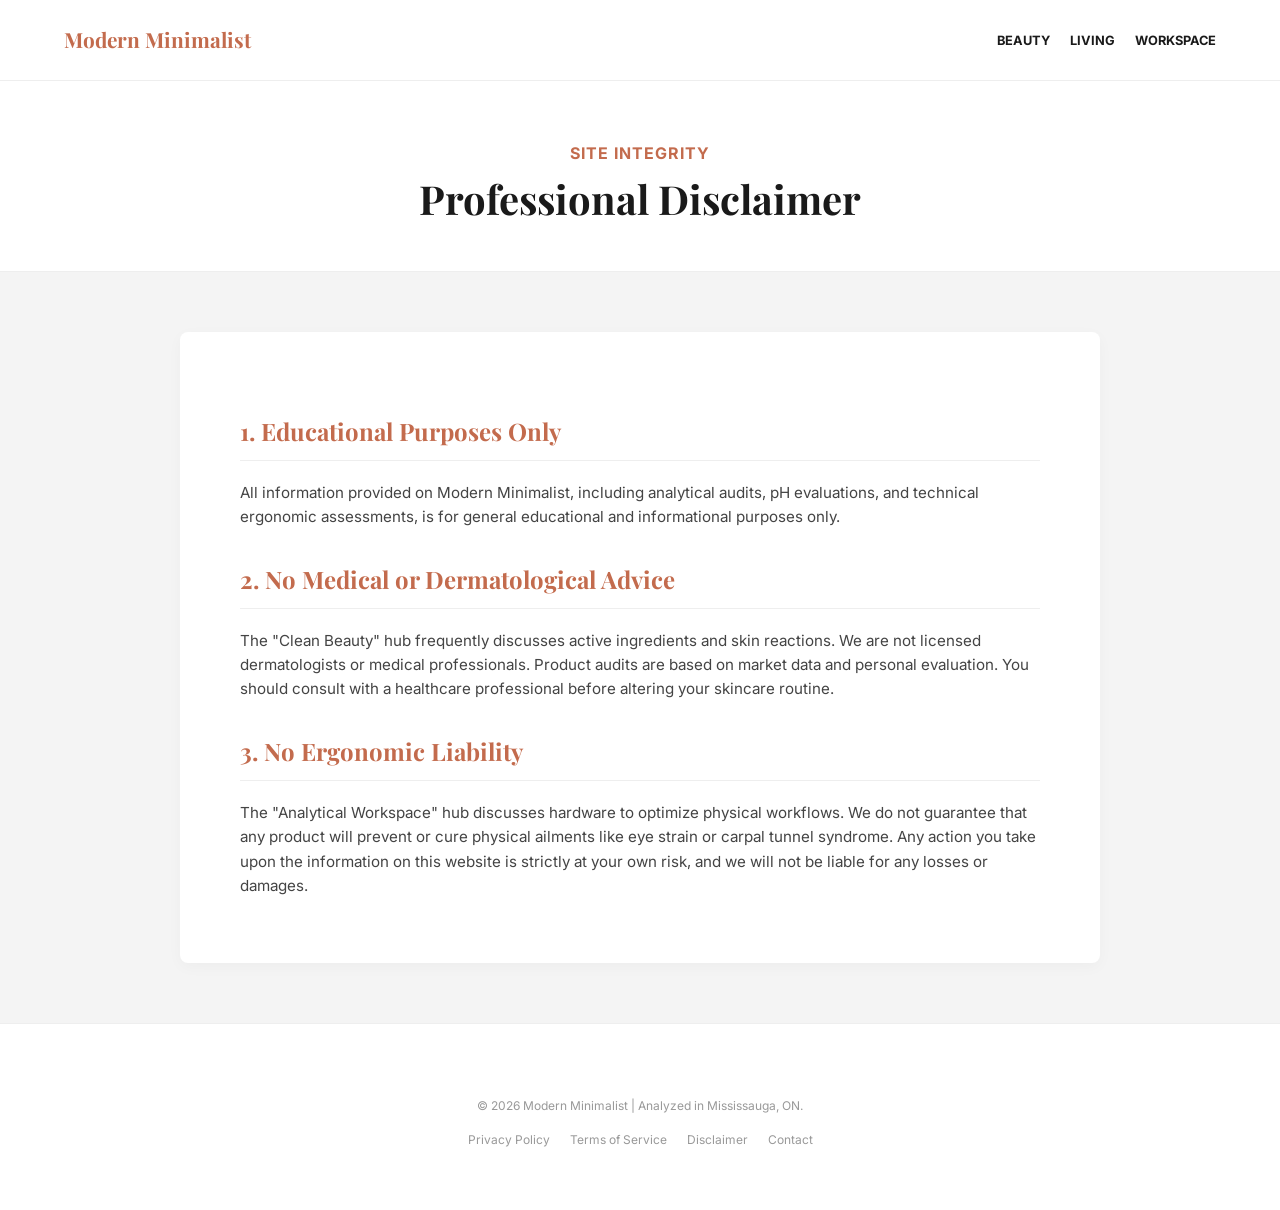
<file: disclaimer.html>
<!DOCTYPE html>
<html lang="en">
<head>
    <meta charset="UTF-8">
    <meta name="viewport" content="width=device-width, initial-scale=1.0">
    <title>Professional Disclaimer | Modern Minimalist</title>
    <link href="https://fonts.googleapis.com/css2?family=Playfair+Display:ital,wght@0,700;1,700&family=Inter:wght@400;700&display=swap" rel="stylesheet">
    <style>
        :root { --jade: #2D5A27; --terracotta: #C36B4D; --grey: #F4F4F4; --white: #FFFFFF; --dark: #1A1A1A; }
        body { font-family: 'Inter', sans-serif; background: var(--grey); color: var(--dark); margin: 0; line-height: 1.6; }
        nav { display: flex; justify-content: space-between; align-items: center; padding: 0 5%; background: var(--white); height: 80px; border-bottom: 1px solid #eee; position: sticky; top: 0; }
        .logo a { text-decoration: none; display: flex; align-items: center; gap: 15px; }
        .logo-text { font-family: 'Playfair Display', serif; font-weight: 700; font-size: 1.3rem; color: var(--terracotta); }
        .nav-links a { text-decoration: none; color: var(--dark); margin-left: 20px; font-size: 0.8rem; font-weight: 700; text-transform: uppercase; }
        .legal-hero { text-align: center; padding: 60px 10% 40px; background: var(--white); border-bottom: 1px solid #eee; }
        h1 { font-family: 'Playfair Display', serif; font-size: 2.5rem; margin: 0; font-weight: 700; }
        .legal-container { max-width: 800px; margin: 60px auto; background: var(--white); padding: 50px 60px; border-radius: 8px; box-shadow: 0 4px 15px rgba(0,0,0,0.03); }
        .legal-container h2 { font-family: 'Playfair Display', serif; color: var(--terracotta); margin-top: 30px; border-bottom: 1px solid #eee; padding-bottom: 10px; }
        .legal-container p { font-size: 0.95rem; color: #444; margin-bottom: 15px; }
        footer { text-align: center; padding: 60px 40px; background: var(--white); border-top: 1px solid #eee; font-size: 0.75rem; color: #999; }
    </style>
</head>
<body>

<nav>
    <div class="logo"><a href="main.html"><span class="logo-text">Modern Minimalist</span></a></div>
    <div class="nav-links"><a href="beauty.html">Beauty</a><a href="living.html">Living</a><a href="workspace.html">Workspace</a></div>
</nav>

<section class="legal-hero">
    <span class="badge" style="color:var(--terracotta); font-weight:bold; letter-spacing:1px;">SITE INTEGRITY</span>
    <h1>Professional Disclaimer</h1>
</section>

<div class="legal-container">
    <h2>1. Educational Purposes Only</h2>
    <p>All information provided on Modern Minimalist, including analytical audits, pH evaluations, and technical ergonomic assessments, is for general educational and informational purposes only.</p>
    
    <h2>2. No Medical or Dermatological Advice</h2>
    <p>The "Clean Beauty" hub frequently discusses active ingredients and skin reactions. We are not licensed dermatologists or medical professionals. Product audits are based on market data and personal evaluation. You should consult with a healthcare professional before altering your skincare routine.</p>
    
    <h2>3. No Ergonomic Liability</h2>
    <p>The "Analytical Workspace" hub discusses hardware to optimize physical workflows. We do not guarantee that any product will prevent or cure physical ailments like eye strain or carpal tunnel syndrome. Any action you take upon the information on this website is strictly at your own risk, and we will not be liable for any losses or damages.</p>
</div>

<footer>
    <p>© 2026 Modern Minimalist | Analyzed in Mississauga, ON.</p>
    <div style="margin-top: 15px; display: flex; justify-content: center; gap: 20px;">
        <a href="privacy.html" style="color:#999; text-decoration:none;">Privacy Policy</a>
        <a href="terms.html" style="color:#999; text-decoration:none;">Terms of Service</a>
        <a href="disclaimer.html" style="color:#999; text-decoration:none;">Disclaimer</a>
        <a href="contact.html" style="color:#999; text-decoration:none;">Contact</a>
    </div>
</footer>

</body>
</html>
</file>
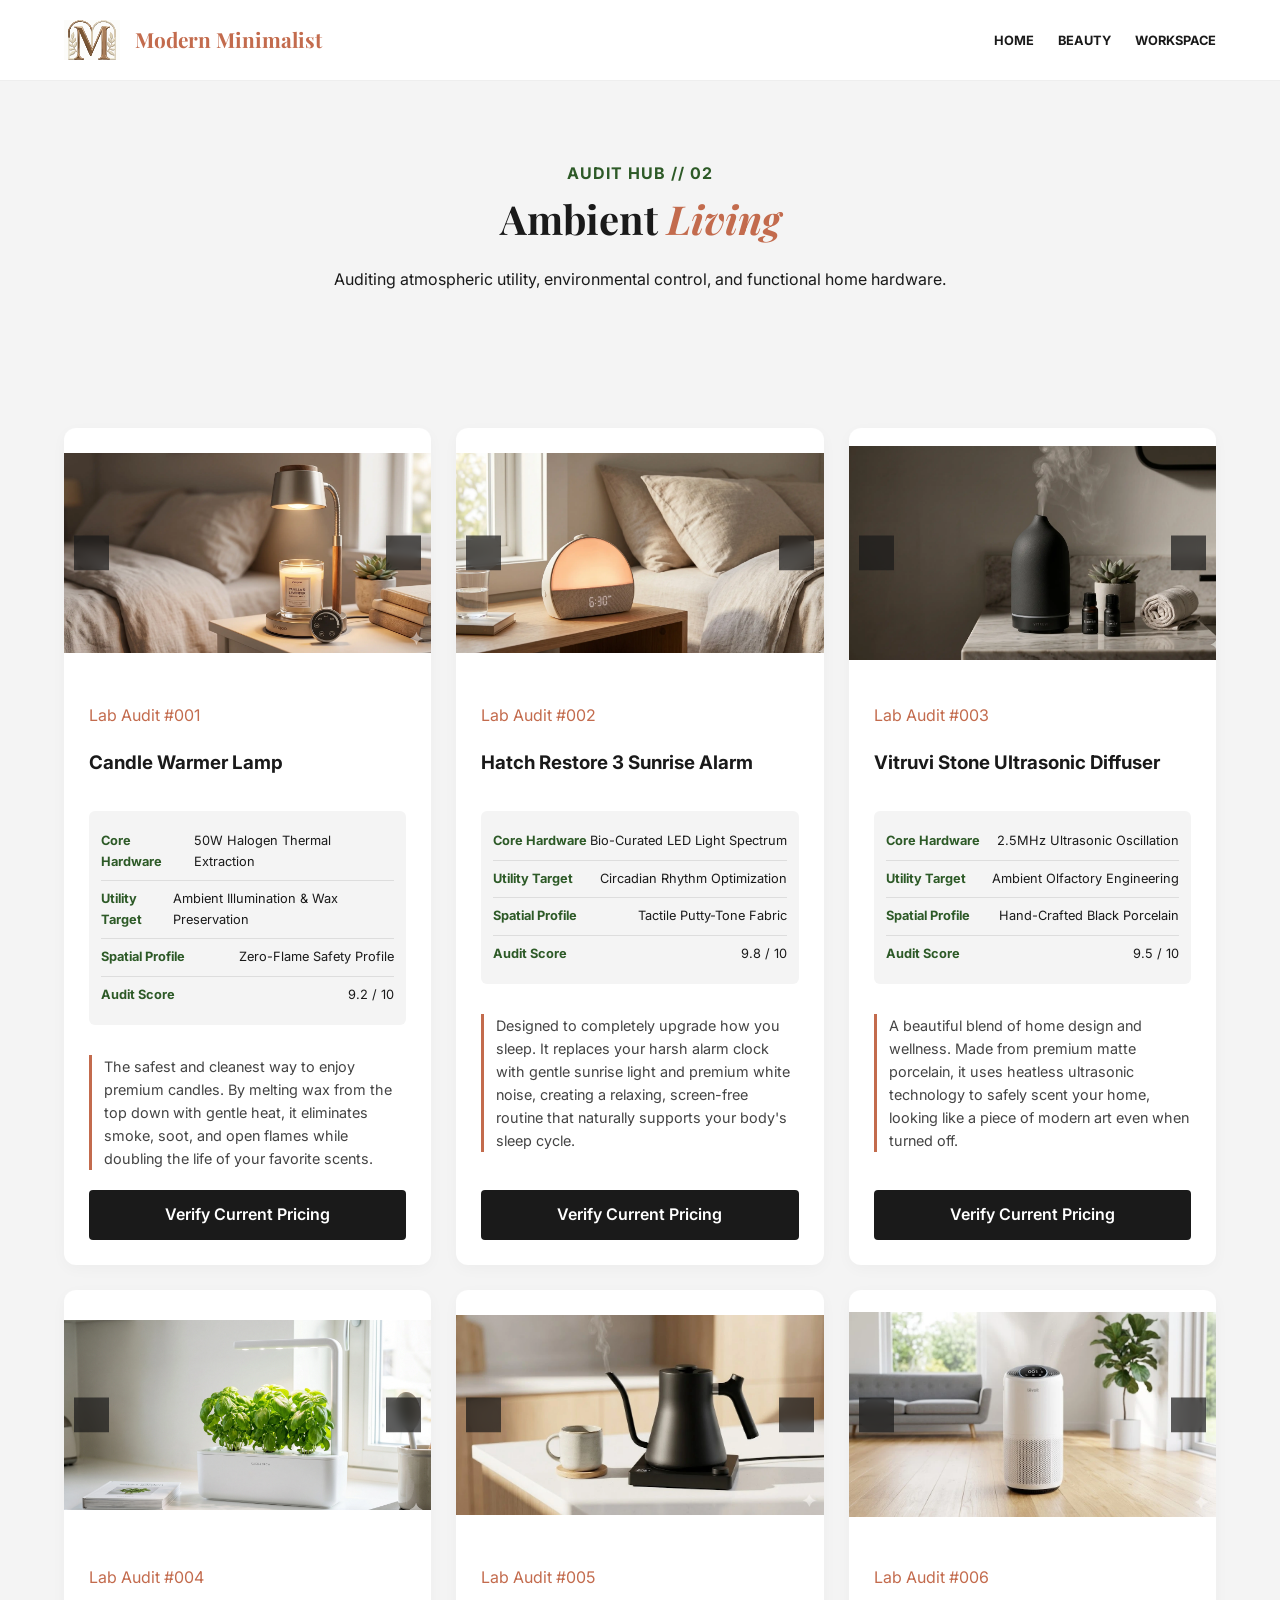
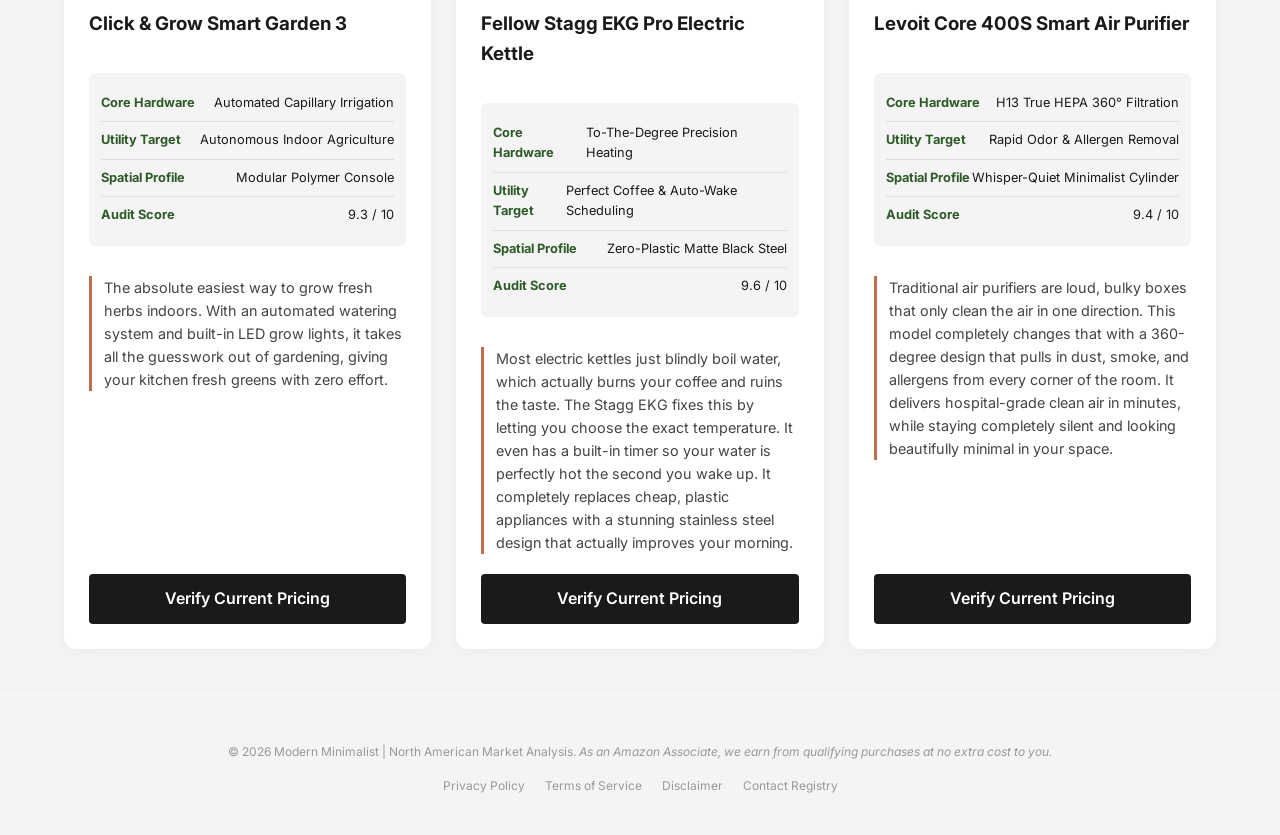
<file: living.html>
<!DOCTYPE html>
<html lang="en">
<head>
    <script async src="https://www.googletagmanager.com/gtag/js?id=G-HXZEJH111N"></script>
    <script>
      window.dataLayer = window.dataLayer || [];
      function gtag(){dataLayer.push(arguments);}
      gtag('js', new Date());
      gtag('config', 'G-HXZEJH111N');
    </script>
    
    <link rel="icon" type="image/png" href="assets/logo2.png">
    <link href="https://fonts.googleapis.com/css2?family=Playfair+Display:ital,wght@0,700;1,700&family=Inter:wght@400;700&display=swap" rel="stylesheet">
    <meta charset="UTF-8">
    <meta name="viewport" content="width=device-width, initial-scale=1.0">
    <title>Ambient Living | Environmental Audits | Modern Minimalist</title>
    
    <style>
        :root {
            --jade: #2D5A27; 
            --terracotta: #C36B4D; 
            --grey: #F4F4F4; 
            --white: #FFFFFF; 
            --dark: #1A1A1A;
            --subtle-elevation: 0 4px 15px rgba(0,0,0,0.03);
        }
        
        body { font-family: 'Inter', sans-serif; background: var(--grey); color: var(--dark); margin: 0; line-height: 1.6; }

        nav { 
            display: flex; justify-content: space-between; align-items: center; 
            padding: 0 5%; background: var(--white); height: 80px; 
            border-bottom: 1px solid #eee; position: sticky; top: 0; z-index: 1000; 
        }
        .logo a { text-decoration: none; display: flex; align-items: center; gap: 15px; }
        .logo-text { font-family: 'Playfair Display', serif; font-weight: 700; font-size: 1.3rem; color: var(--terracotta); }
        .nav-links a { text-decoration: none; color: var(--dark); margin-left: 20px; font-size: 0.8rem; font-weight: 700; text-transform: uppercase; }

        .hero { 
            text-align: center; padding: 80px 10%; 
            background-image: 
                linear-gradient(to bottom, rgba(244,244,244,0.85), rgba(244,244,244,1)), 
                url('https://images.unsplash.com/photo-1600210492486-724fe5c67fb0?q=80&w=1600&auto=format&fit=crop'); 
            background-size: cover; background-position: center; background-attachment: fixed;
        }
        
        .hub-title { font-family: 'Playfair Display', serif; font-size: 2.5rem; margin: 0; }
        .hub-title span { color: var(--terracotta); font-style: italic; }

        .grid { 
            display: grid; grid-template-columns: repeat(3, 1fr); 
            gap: 25px; padding: 40px 5%; max-width: 1400px; margin: auto; 
        }

        .audit-card { 
            background: var(--white); border-radius: 12px; overflow: hidden; 
            box-shadow: var(--subtle-elevation); transition: transform 0.3s ease;
            display: flex; flex-direction: column;
        }
        .audit-card:hover { transform: translateY(-8px); }
        
        /* Swipe & Click Product Slider */
        .slider-container { position: relative; width: 100%; height: 250px; background: #eee; }
        
        .slider-track { 
            display: flex; overflow-x: auto; scroll-snap-type: x mandatory; 
            scroll-behavior: smooth; -webkit-overflow-scrolling: touch; 
            height: 100%; scrollbar-width: none; 
        }
        .slider-track::-webkit-scrollbar { display: none; }
        
        .slider-track img { 
            width: 100%; 
            height: 100%; 
            object-fit: contain; /* Forces full image to show */
            flex-shrink: 0; 
            scroll-snap-align: start; 
            background: var(--white); 
        }
        
        /* Clickable Arrows for Laptop */
        .slide-btn { 
            position: absolute; top: 50%; transform: translateY(-50%); 
            background: rgba(26, 26, 26, 0.7); color: white; border: none; 
            width: 35px; height: 35px; cursor: pointer; border-radius: 50%; 
            font-size: 1rem; z-index: 10; display: flex; justify-content: center; align-items: center;
            backdrop-filter: blur(4px); transition: background 0.3s;
        }
        .slide-btn:hover { background: var(--terracotta); }
        .slide-btn.prev { left: 10px; }
        .slide-btn.next { right: 10px; }

        .card-content { padding: 25px; flex-grow: 1; display: flex; flex-direction: column; }
        
        .data-sheet { background: var(--grey); border-radius: 6px; padding: 12px; margin: 15px 0; font-size: 0.8rem; }
        .data-row { display: flex; justify-content: space-between; border-bottom: 1px solid #ddd; padding: 8px 0; }
        .data-row:last-child { border-bottom: none; }
        .label { font-weight: bold; color: var(--jade); }

        .persuasive-text { 
            font-size: 0.9rem; color: #444; margin: 15px 0 20px 0; 
            padding-left: 12px; border-left: 3px solid var(--terracotta); 
        }

        .btn { 
            display: block; text-align: center; background: var(--dark); color: white; 
            padding: 12px; text-decoration: none; border-radius: 4px; font-weight: 600; 
            transition: background 0.3s ease; margin-top: auto;
        }
        .btn:hover { background: var(--terracotta); }

        footer { text-align: center; padding: 40px; border-top: 1px solid #eee; font-size: 0.75rem; color: #999; }

        @media (max-width: 1024px) { .grid { grid-template-columns: repeat(2, 1fr); } }
        @media (max-width: 768px) { .grid { grid-template-columns: 1fr; } }
    </style>
</head>
<body>

<nav>
    <div class="logo">
        <a href="index.html">
            <img src="assets/logo.svg" alt="Modern Minimalist Logo" height="40">
            <span class="logo-text">Modern Minimalist</span>
        </a>
    </div>
    <div class="nav-links">
        <a href="index.html">Home</a>
        <a href="beauty.html">Beauty</a>
        <a href="workspace.html">Workspace</a>
    </div>
</nav>

<section class="hero">
    <span class="badge" style="color:var(--jade); font-weight:bold; letter-spacing:1px;">AUDIT HUB // 02</span>
    <h1 class="hub-title">Ambient <span>Living</span></h1>
    <p>Auditing atmospheric utility, environmental control, and functional home hardware.</p>
</section>

<div class="grid" id="product-grid">
    </div>

<footer>
    <p>© 2026 Modern Minimalist | North American Market Analysis.<em> As an Amazon Associate, we earn from qualifying purchases at no extra cost to you.</em></p>
    
    <div style="margin-top: 15px; display: flex; justify-content: center; gap: 20px;">
        <a href="privacy.html" style="color:#999; text-decoration:none;">Privacy Policy</a>
        <a href="terms.html" style="color:#999; text-decoration:none;">Terms of Service</a>
        <a href="disclaimer.html" style="color:#999; text-decoration:none;">Disclaimer</a>
        <a href="contact.html" style="color:#999; text-decoration:none;">Contact Registry</a>
    </div>
</footer>

<script>
    // 1. YOUR LIVING HUB DATABASE.
    const livingProducts = [
        {
            auditNumber: "001",
            title: "Candle Warmer Lamp",
            images: [
                "assets/candle.webp",
                "assets/candle2.jpg",
                "assets/candle3.jpg"
            ],
            specs: {
                coreTechnology: "50W Halogen Thermal Extraction",
                utilityTarget: "Ambient Illumination & Wax Preservation",
                spatialProfile: "Zero-Flame Safety Profile",
                auditScore: "9.2 / 10"
            },
            hook: "The safest and cleanest way to enjoy premium candles. By melting wax from the top down with gentle heat, it eliminates smoke, soot, and open flames while doubling the life of your favorite scents.",
            amazonLink: "https://amzn.to/4d6fgGe"
        },
        {
            auditNumber: "002",
            title: "Hatch Restore 3 Sunrise Alarm",
            images: [
                "assets/hatch1.webp",
                "assets/hatch2.jpg",
                "assets/hatch3.jpg"
            ],
            specs: {
                coreTechnology: "Bio-Curated LED Light Spectrum",
                utilityTarget: "Circadian Rhythm Optimization",
                spatialProfile: "Tactile Putty-Tone Fabric",
                auditScore: "9.8 / 10"
            },
            hook: "Designed to completely upgrade how you sleep. It replaces your harsh alarm clock with gentle sunrise light and premium white noise, creating a relaxing, screen-free routine that naturally supports your body's sleep cycle.",
            amazonLink: "https://amzn.to/49mbcjX"
        },
        {
            auditNumber: "003",
            title: "Vitruvi Stone Ultrasonic Diffuser",
            images: [
                "assets/vit1.webp",
                "assets/vit2.jpg",
                "assets/vit3.jpg"
            ],
            specs: {
                coreTechnology: "2.5MHz Ultrasonic Oscillation",
                utilityTarget: "Ambient Olfactory Engineering",
                spatialProfile: "Hand-Crafted Black Porcelain",
                auditScore: "9.5 / 10"
            },
            hook: "A beautiful blend of home design and wellness. Made from premium matte porcelain, it uses heatless ultrasonic technology to safely scent your home, looking like a piece of modern art even when turned off.",
            amazonLink: "https://amzn.to/3QNGdqO"
        },
        {
            auditNumber: "004",
            title: "Click & Grow Smart Garden 3",
            images: [
                "assets/herb1.webp",
                "assets/herb2.jpg",
                "assets/herb3.jpg"
            ],
            specs: {
                coreTechnology: "Automated Capillary Irrigation",
                utilityTarget: "Autonomous Indoor Agriculture",
                spatialProfile: "Modular Polymer Console",
                auditScore: "9.3 / 10"
            },
            hook: "The absolute easiest way to grow fresh herbs indoors. With an automated watering system and built-in LED grow lights, it takes all the guesswork out of gardening, giving your kitchen fresh greens with zero effort.",
            amazonLink: "https://amzn.to/42r4QMq"
        },
        {
            auditNumber: "005",
            title: "Fellow Stagg EKG Pro Electric Kettle",
            images: [
                "assets/kettle1.webp",
                "assets/kettle2.jpg",
                "assets/kettle3.jpg"
            ],
            specs: {
                coreTechnology: "To-The-Degree Precision Heating",
                utilityTarget: "Perfect Coffee & Auto-Wake Scheduling",
                spatialProfile: "Zero-Plastic Matte Black Steel",
                auditScore: "9.6 / 10"
            },
            hook: "Most electric kettles just blindly boil water, which actually burns your coffee and ruins the taste. The Stagg EKG fixes this by letting you choose the exact temperature. It even has a built-in timer so your water is perfectly hot the second you wake up. It completely replaces cheap, plastic appliances with a stunning stainless steel design that actually improves your morning.",
            amazonLink: "https://amzn.to/49tjoip"
        },
        {
            auditNumber: "006",
            title: "Levoit Core 400S Smart Air Purifier",
            images: [
                "assets/purifier1.webp",
                "assets/purifier2.jpg",
                "assets/purifier3.jpg"
            ],
            specs: {
                coreTechnology: "H13 True HEPA 360° Filtration",
                utilityTarget: "Rapid Odor & Allergen Removal",
                spatialProfile: "Whisper-Quiet Minimalist Cylinder",
                auditScore: "9.4 / 10"
            },
            hook: "Traditional air purifiers are loud, bulky boxes that only clean the air in one direction. This model completely changes that with a 360-degree design that pulls in dust, smoke, and allergens from every corner of the room. It delivers hospital-grade clean air in minutes, while staying completely silent and looking beautifully minimal in your space.",
            amazonLink: "https://amzn.to/4dDtxvn"
        }
    ];

    // 2. THE RENDER ENGINE
    function renderProducts() {
        const grid = document.getElementById('product-grid');
        grid.innerHTML = ''; // Clear the grid

        livingProducts.forEach(product => {
            // Build the image slider dynamically
            let sliderHTML = '';
            product.images.forEach(img => {
                sliderHTML += `<img src="${img}" alt="${product.title}" onerror="this.onerror=null; this.src='https://images.unsplash.com/photo-1583847268964-b28ce8f3121b?q=80&w=600&auto=format&fit=crop'">`;
            });

            // Construct the full HTML for the card
            const cardHTML = `
                <div class="audit-card">
                    <div class="slider-container">
                        <button class="slide-btn prev" onclick="moveSlide(this, -1)">&#10094;</button>
                        <button class="slide-btn next" onclick="moveSlide(this, 1)">&#10095;</button>
                        <div class="slider-track">
                            ${sliderHTML}
                        </div>
                    </div>
                    <div class="card-content">
                        <span class="badge" style="color:var(--terracotta)">Lab Audit #${product.auditNumber}</span>
                        <h3>${product.title}</h3>
                        <div class="data-sheet">
                            <div class="data-row"><span class="label">Core Hardware</span><span>${product.specs.coreTechnology}</span></div>
                            <div class="data-row"><span class="label">Utility Target</span><span>${product.specs.utilityTarget}</span></div>
                            <div class="data-row"><span class="label">Spatial Profile</span><span>${product.specs.spatialProfile}</span></div>
                            <div class="data-row"><span class="label">Audit Score</span><span>${product.specs.auditScore}</span></div>
                        </div>
                        <p class="persuasive-text">${product.hook}</p>
                        <a href="${product.amazonLink}" target="_blank" rel="nofollow" class="btn">Verify Current Pricing</a>
                    </div>
                </div>
            `;
            grid.innerHTML += cardHTML;
        });
    }

    // 3. THE SLIDER LOGIC
    function moveSlide(button, direction) {
        const track = button.parentElement.querySelector('.slider-track');
        const slideWidth = track.clientWidth;
        track.scrollBy({ left: slideWidth * direction, behavior: 'smooth' });
    }

    // 4. IGNITE THE ENGINE
    renderProducts();
</script>

</body>
</html>
</file>
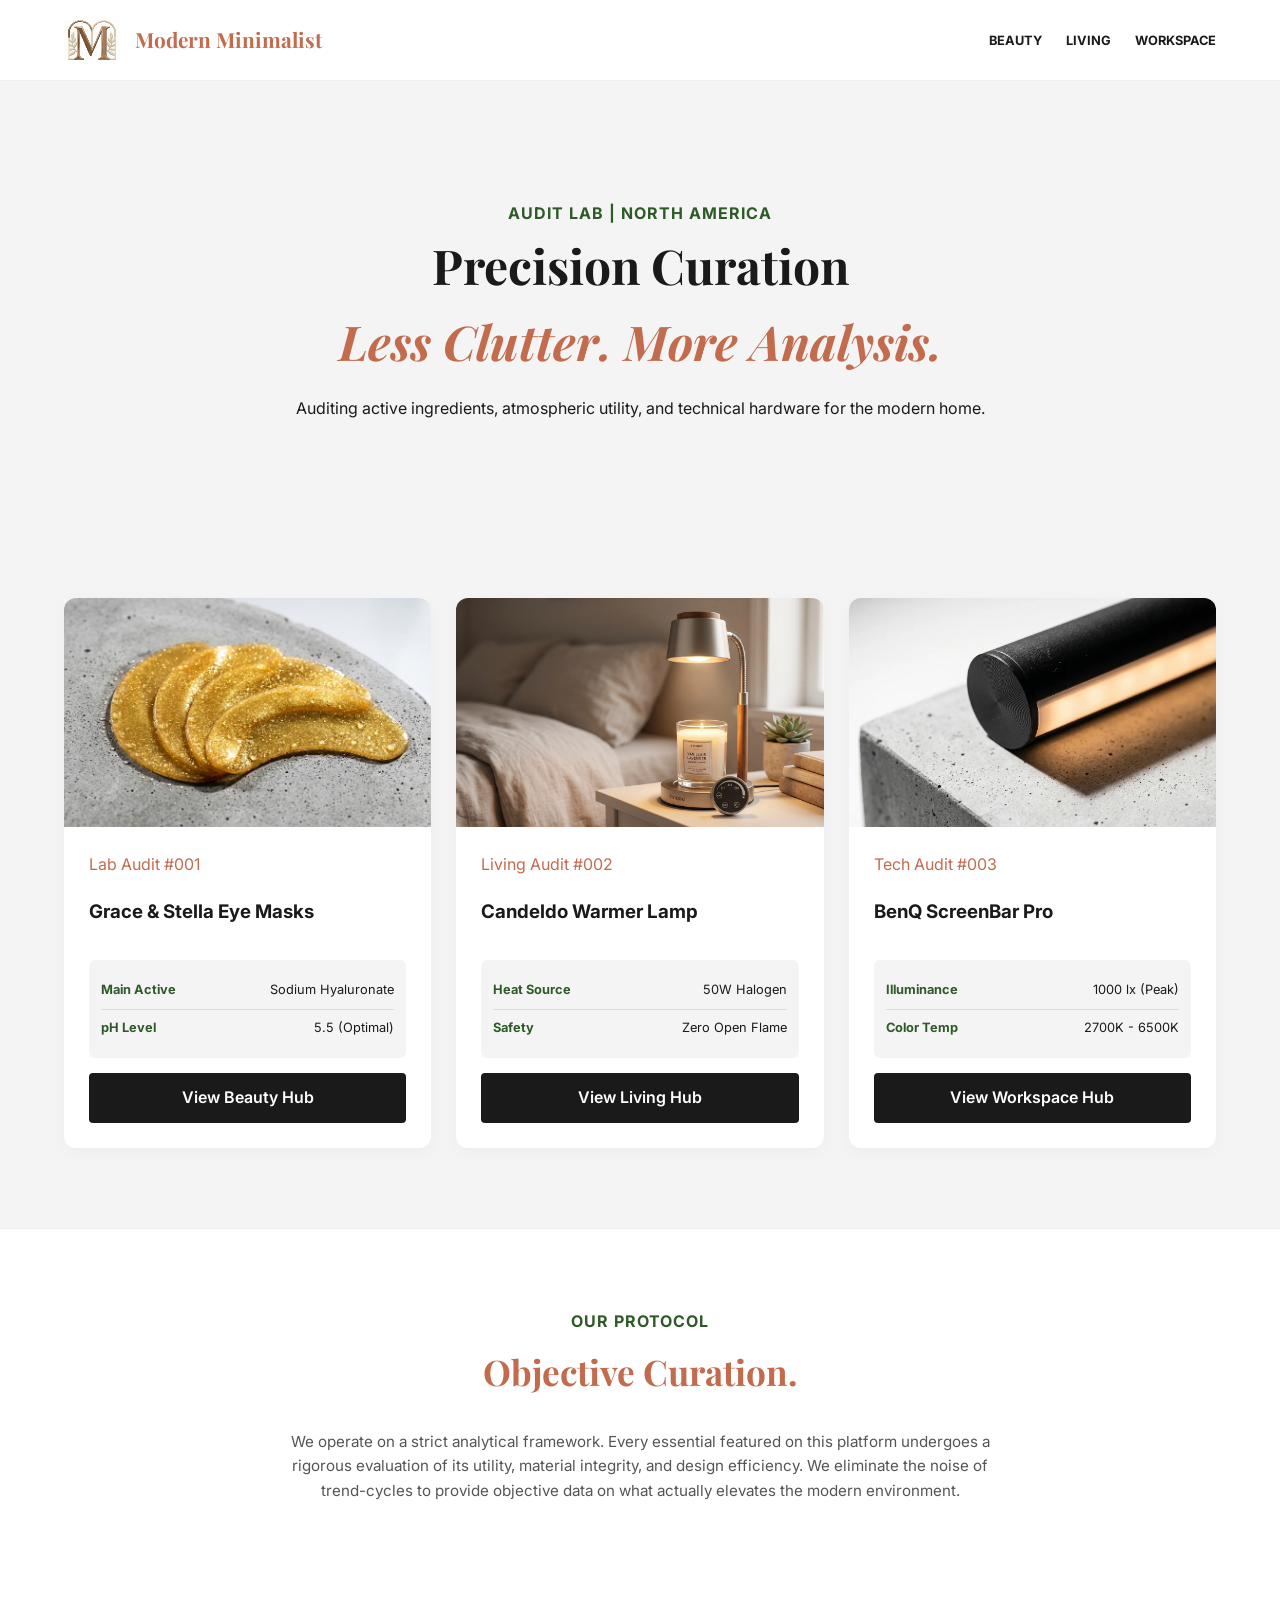
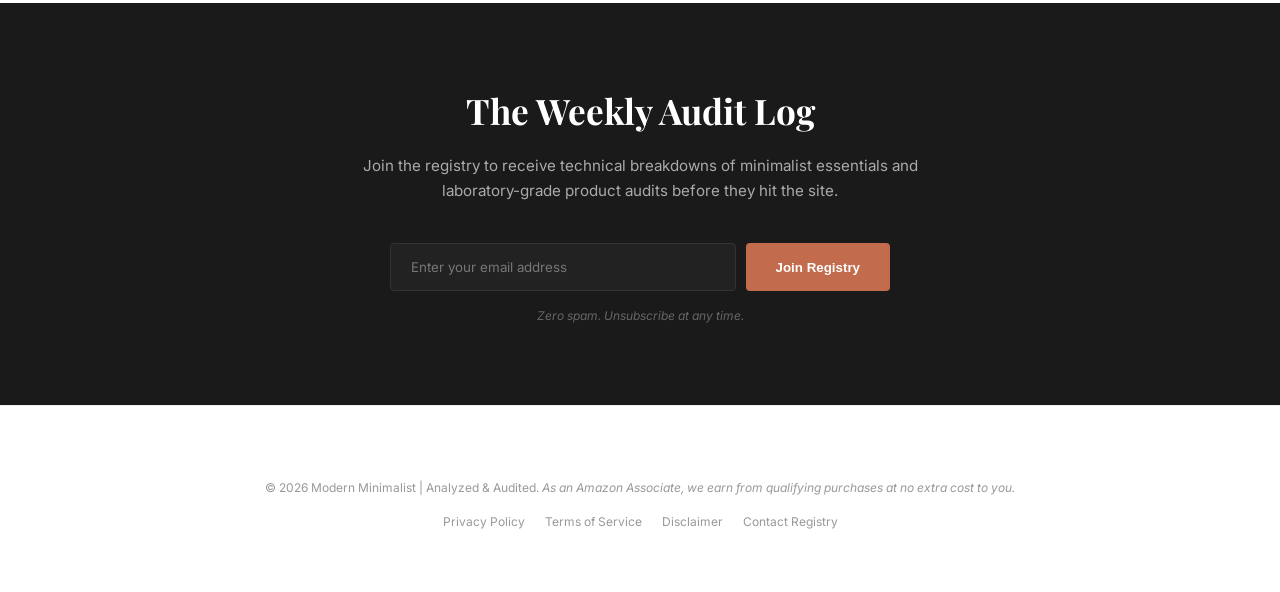
<file: main.html>
<!DOCTYPE html>
<html lang="en">
<head>
    <script async src="https://www.googletagmanager.com/gtag/js?id=G-HXZEJH111N"></script>
    <script>
      window.dataLayer = window.dataLayer || [];
      function gtag(){dataLayer.push(arguments);}
      gtag('js', new Date());
      gtag('config', 'G-HXZEJH111N');
    </script>
    <meta charset="UTF-8">
    <meta name="viewport" content="width=device-width, initial-scale=1.0">
    <title>Modern Minimalist | Analytical Curation</title>
    <link href="https://fonts.googleapis.com/css2?family=Playfair+Display:ital,wght@0,700;1,700&family=Inter:wght@400;700&display=swap" rel="stylesheet">
    <style>
        :root {
            /* Restored to your original minimalist palette */
            --jade: #2D5A27; 
            --terracotta: #C36B4D; 
            --grey: #F4F4F4; 
            --white: #FFFFFF; 
            --dark: #1A1A1A;
            --subtle-elevation: 0 4px 15px rgba(0,0,0,0.03);
        }
        body { font-family: 'Inter', sans-serif; background: var(--grey); color: var(--dark); margin: 0; line-height: 1.6; }
        
        /* Navigation */
        nav { 
            display: flex; justify-content: space-between; align-items: center; 
            padding: 0 5%; background: var(--white); height: 80px; border-bottom: 1px solid #eee; position: sticky; top: 0; z-index: 1000; 
        }
        .logo a { text-decoration: none; display: flex; align-items: center; gap: 15px; }
        .logo-text { font-family: 'Playfair Display', serif; font-weight: 700; font-size: 1.3rem; color: var(--terracotta); }
        .nav-links a { text-decoration: none; color: var(--dark); margin-left: 20px; font-size: 0.8rem; font-weight: 700; text-transform: uppercase; }

        /* Hero */
        .hero { 
            text-align: center; padding: 120px 10%; 
            background-image: linear-gradient(to bottom, rgba(244,244,244,0.85), rgba(244,244,244,1)), url('https://images.unsplash.com/photo-1550684848-fac1c5b4e853?q=80&w=1600&auto=format&fit=crop');
            background-size: cover; background-position: center; background-attachment: fixed; 
        }
        h1 { font-family: 'Playfair Display', serif; font-size: 3rem; margin: 0; font-weight: 700; }
        h1 span { color: var(--terracotta); font-style: italic; }

        /* Grid */
        .grid { display: grid; grid-template-columns: repeat(3, 1fr); gap: 25px; padding: 40px 5% 80px 5%; max-width: 1400px; margin: auto; }
        .audit-card { background: var(--white); border-radius: 12px; overflow: hidden; box-shadow: var(--subtle-elevation); transition: transform 0.3s ease; display: flex; flex-direction: column; }
        .audit-card:hover { transform: translateY(-8px); }
        
        /* Image Settings */
        .audit-card img { 
            width: 100%; 
            aspect-ratio: 16 / 10; 
            object-fit: cover; 
            display: block; 
            background-color: #eee;
        }
        
        .card-content { padding: 25px; flex-grow: 1; display: flex; flex-direction: column; }
        .data-sheet { background: var(--grey); border-radius: 6px; padding: 12px; margin: 15px 0; font-size: 0.8rem; }
        .data-row { display: flex; justify-content: space-between; border-bottom: 1px solid #ddd; padding: 8px 0; }
        .data-row:last-child { border-bottom: none; }
        .label { font-weight: bold; color: var(--jade); }

        .btn { display: block; text-align: center; background: var(--dark); color: white; padding: 12px; text-decoration: none; border-radius: 4px; font-weight: 600; margin-top: auto; transition: background 0.3s ease; }
        .btn:hover { background: var(--terracotta); }

        /* Professional Dark Newsletter */
        .newsletter {
            background: var(--dark);
            color: var(--white);
            padding: 80px 10%;
            text-align: center;
        }
        .newsletter h3 { font-family: 'Playfair Display', serif; font-size: 2.2rem; margin: 0 0 10px 0; color: var(--white); }
        .newsletter p { color: #aaa; margin-bottom: 40px; max-width: 600px; margin-left: auto; margin-right: auto; font-size: 0.95rem; }
        .newsletter-form { display: flex; justify-content: center; gap: 10px; max-width: 500px; margin: 0 auto; }
        .newsletter-form input { padding: 15px 20px; border: 1px solid #333; background: #222; color: white; border-radius: 4px; flex-grow: 1; font-family: inherit; }
        .newsletter-form input::placeholder { color: #777; }
        .newsletter-form button { background: var(--terracotta); color: white; border: none; padding: 15px 30px; border-radius: 4px; font-weight: 600; cursor: pointer; transition: 0.3s; }
        .newsletter-form button:hover { background: var(--white); color: var(--dark); }
        .privacy-note { display: block; margin-top: 15px; font-size: 0.75rem; color: #666; font-style: italic; }

        /* Footer */
        footer { text-align: center; padding: 60px 40px; background: var(--white); border-top: 1px solid #eee; font-size: 0.75rem; color: #999; }
        
        @media (max-width: 1024px) { .grid { grid-template-columns: repeat(2, 1fr); } }
        @media (max-width: 768px) { .grid { grid-template-columns: 1fr; } .newsletter-form { flex-direction: column; } }
    </style>
</head>
<body>

<nav>
    <div class="logo">
        <a href="main.html">
            <img src="assets/logo.svg" alt="Modern Minimalist Logo" height="40">
            <span class="logo-text">Modern Minimalist</span>
        </a>
    </div>
    <div class="nav-links">
        <a href="beauty.html">Beauty</a>
        <a href="living.html">Living</a>
        <a href="workspace.html">Workspace</a>
    </div>
</nav>

<section class="hero">
    <span class="badge" style="color:var(--jade); font-weight:bold; letter-spacing:1px;">AUDIT LAB | NORTH AMERICA</span>
    <h1>Precision Curation <br><span>Less Clutter. More Analysis.</span></h1>
    <p>Auditing active ingredients, atmospheric utility, and technical hardware for the modern home.</p>
</section>

<div class="grid">
    <!-- Hub 01: Beauty -->
    <div class="audit-card">
        <!-- Image wrapped in a link -->
        <a href="beauty.html">
            <img src="assets/eyemask.webp" alt="Grace & Stella Eye Masks">
        </a>
        <div class="card-content">
            <span class="badge" style="color:var(--terracotta)">Lab Audit #001</span>
            <h3>Grace & Stella Eye Masks</h3>
            <div class="data-sheet">
                <div class="data-row"><span class="label">Main Active</span><span>Sodium Hyaluronate</span></div>
                <div class="data-row"><span class="label">pH Level</span><span>5.5 (Optimal)</span></div>
            </div>
            <a href="beauty.html" class="btn">View Beauty Hub</a>
        </div>
    </div>

    <!-- Hub 02: Living -->
    <div class="audit-card">
        <!-- Image wrapped in a link -->
        <a href="living.html">
            <img src="assets/candle.webp" alt="Candeldo Warmer Lamp">
        </a>
        <div class="card-content">
            <span class="badge" style="color:var(--terracotta)">Living Audit #002</span>
            <h3>Candeldo Warmer Lamp</h3>
            <div class="data-sheet">
                <div class="data-row"><span class="label">Heat Source</span><span>50W Halogen</span></div>
                <div class="data-row"><span class="label">Safety</span><span>Zero Open Flame</span></div>
            </div>
            <a href="living.html" class="btn">View Living Hub</a>
        </div>
    </div>

    <!-- Hub 03: Workspace -->
    <div class="audit-card">
        <!-- Image wrapped in a link -->
        <a href="workspace.html">
            <img src="assets/screenbar.webp" alt="BenQ ScreenBar Pro">
        </a>
        <div class="card-content">
            <span class="badge" style="color:var(--terracotta)">Tech Audit #003</span>
            <h3>BenQ ScreenBar Pro</h3>
            <div class="data-sheet">
                <div class="data-row"><span class="label">Illuminance</span><span>1000 lx (Peak)</span></div>
                <div class="data-row"><span class="label">Color Temp</span><span>2700K - 6500K</span></div>
            </div>
            <a href="workspace.html" class="btn">View Workspace Hub</a>
        </div>
    </div>
</div>
    <section class="methodology" style="padding: 80px 10%; background: var(--white); text-align: center; border-top: 1px solid #eee;">
    <span class="badge" style="color:var(--jade); font-weight:bold; letter-spacing:1px;">OUR PROTOCOL</span>
    <h2 style="font-family: 'Playfair Display', serif; font-size: 2.2rem; color: var(--terracotta); margin-top: 10px;">Objective Curation.</h2>
    <p style="max-width: 700px; margin: 20px auto; color: #555; font-size: 0.95rem;">
        We operate on a strict analytical framework. Every essential featured on this platform undergoes a rigorous evaluation of its utility, material integrity, and design efficiency. We eliminate the noise of trend-cycles to provide objective data on what actually elevates the modern environment.
    </p>
</section>
<section class="newsletter">
    <h3>The Weekly Audit Log</h3>
    <p>Join the registry to receive technical breakdowns of minimalist essentials and laboratory-grade product audits before they hit the site.</p>
    
    <!-- ADD YOUR BREVO URL TO THE ACTION ATTRIBUTE BELOW -->
    <form class="newsletter-form" action="https://938c01b0.sibforms.com/serve/[base64]" method="POST">
        <input type="email" name="email" placeholder="Enter your email address" required>
        <button type="submit">Join Registry</button>
    </form>
    
    <span class="privacy-note">Zero spam. Unsubscribe at any time.</span>
</section>

<footer>
    <p>© 2026 Modern Minimalist | Analyzed & Audited.<em> As an Amazon Associate, we earn from qualifying purchases at no extra cost to you.</em></p>
    
    <!-- This div creates the horizontal row of all 4 legal links -->
    <div style="margin-top: 15px; display: flex; justify-content: center; gap: 20px;">
        <a href="privacy.html" style="color:#999; text-decoration:none;">Privacy Policy</a>
        <a href="terms.html" style="color:#999; text-decoration:none;">Terms of Service</a>
        <a href="disclaimer.html" style="color:#999; text-decoration:none;">Disclaimer</a>
        <a href="contact.html" style="color:#999; text-decoration:none;">Contact Registry</a>
    </div>
</footer>

</body>
</html>
</file>
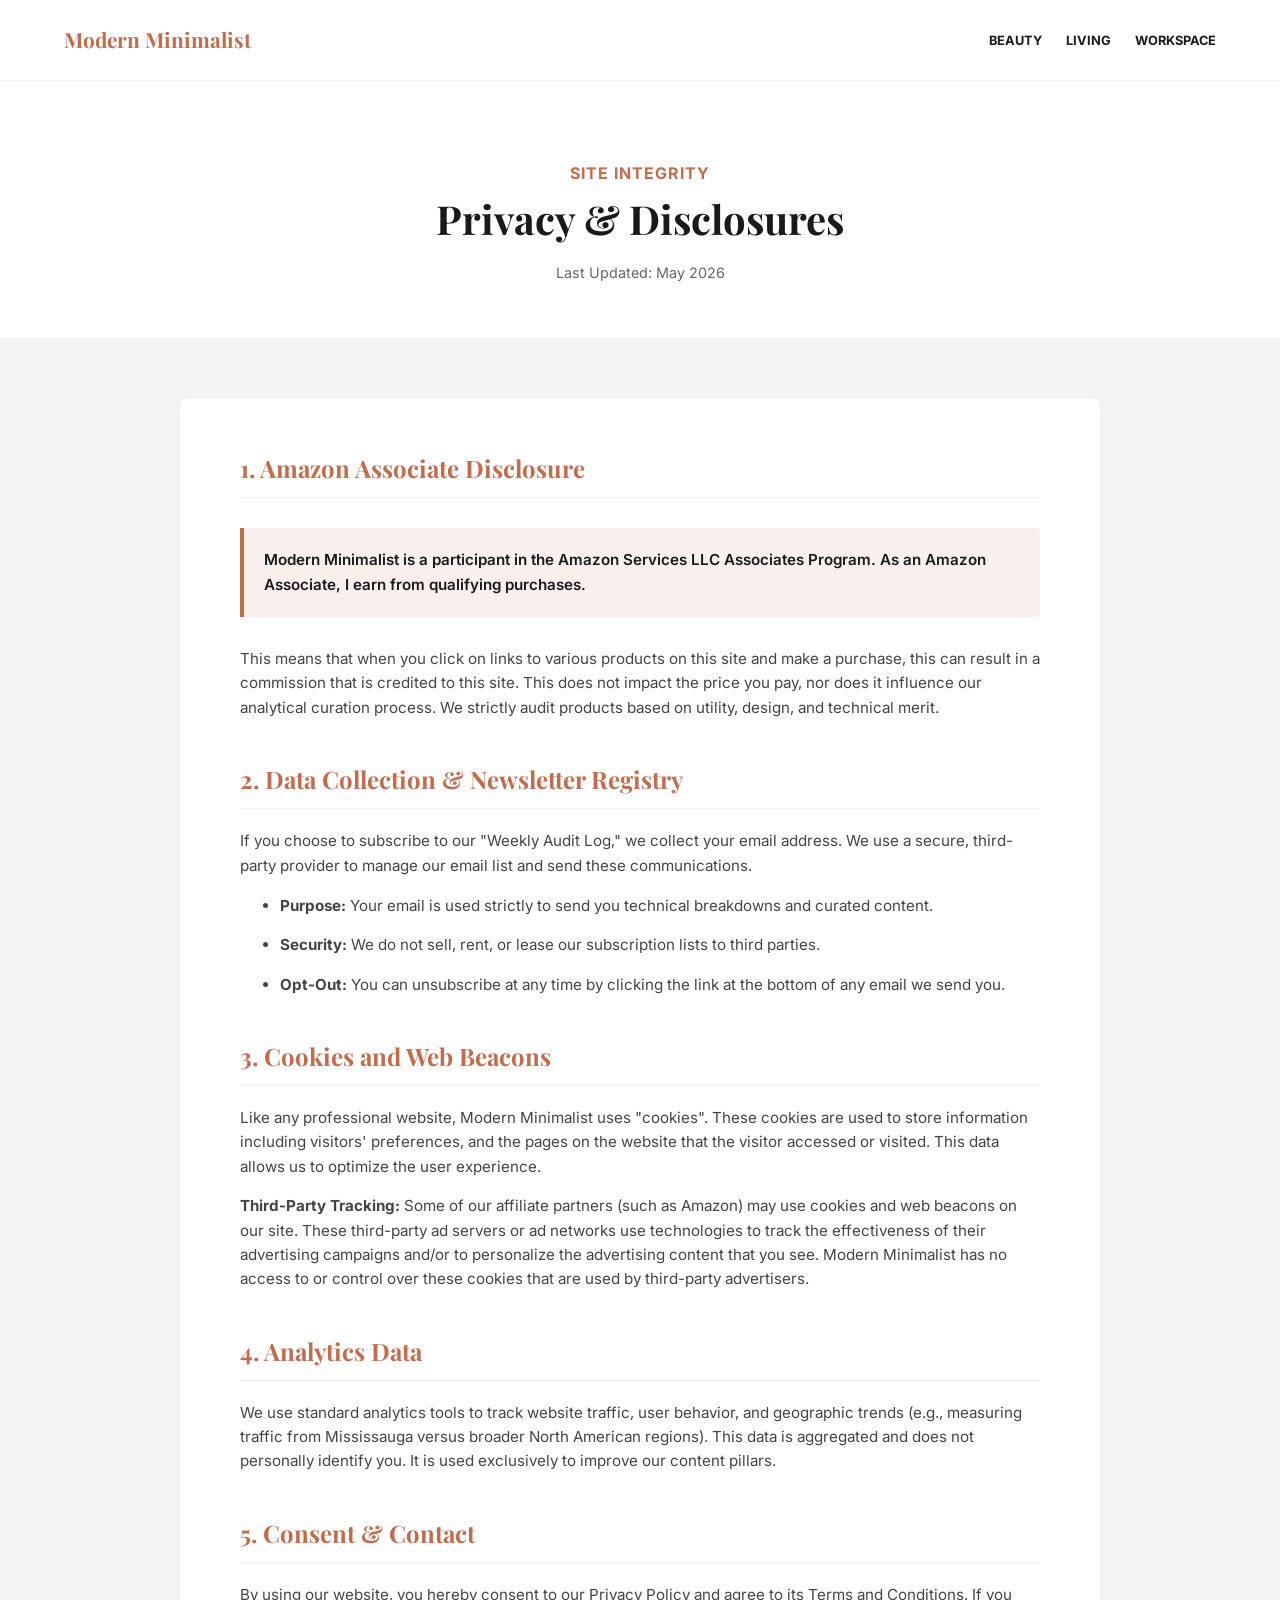
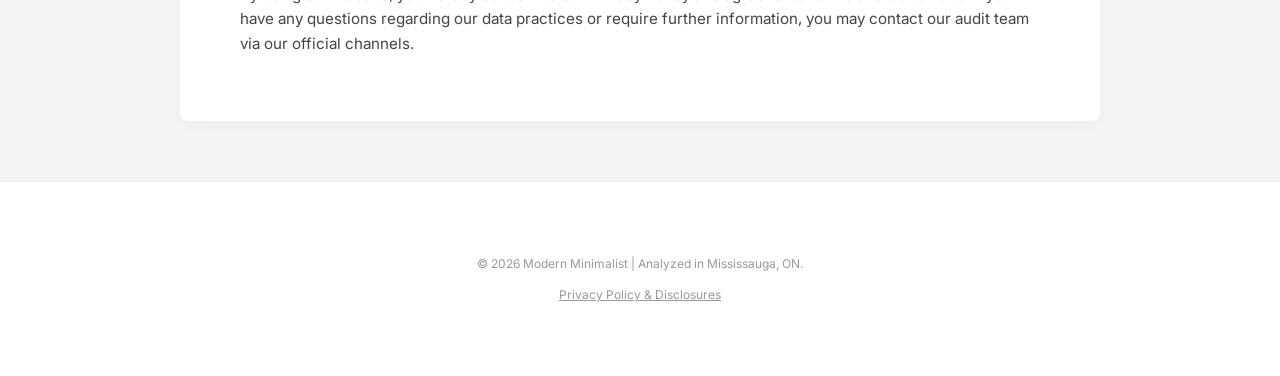
<file: privacy.html>
<!DOCTYPE html>
<html lang="en">
<head>
    <meta charset="UTF-8">
    <meta name="viewport" content="width=device-width, initial-scale=1.0">
    <title>Privacy Policy & Disclosures | Modern Minimalist</title>
    <link href="https://fonts.googleapis.com/css2?family=Playfair+Display:ital,wght@0,700;1,700&family=Inter:wght@400;700&display=swap" rel="stylesheet">
    <style>
        :root {
            --brand-brown: #C36B4D; 
            --grey: #F4F4F4; 
            --white: #FFFFFF; 
            --dark: #1A1A1A;
            --subtle-elevation: 0 4px 15px rgba(0,0,0,0.03);
        }
        body { font-family: 'Inter', sans-serif; background: var(--grey); color: var(--dark); margin: 0; line-height: 1.6; }
        
        /* Navigation */
        nav { 
            display: flex; justify-content: space-between; align-items: center; 
            padding: 0 5%; background: var(--white); height: 80px; border-bottom: 1px solid #eee; position: sticky; top: 0; z-index: 1000; 
        }
        .logo a { text-decoration: none; display: flex; align-items: center; gap: 15px; }
        .logo-text { font-family: 'Playfair Display', serif; font-weight: 700; font-size: 1.3rem; color: var(--brand-brown); }
        .nav-links a { text-decoration: none; color: var(--dark); margin-left: 20px; font-size: 0.8rem; font-weight: 700; text-transform: uppercase; }

        /* Legal Header */
        .legal-hero { 
            text-align: center; padding: 80px 10% 40px 10%; 
            background: var(--white);
            border-bottom: 1px solid #eee;
        }
        h1 { font-family: 'Playfair Display', serif; font-size: 2.5rem; margin: 0; font-weight: 700; }
        .legal-hero p { color: #666; font-size: 0.9rem; margin-top: 10px; }

        /* Legal Content Document */
        .legal-container {
            max-width: 800px;
            margin: 60px auto;
            background: var(--white);
            padding: 50px 60px;
            border-radius: 8px;
            box-shadow: var(--subtle-elevation);
        }
        .legal-container h2 {
            font-family: 'Playfair Display', serif;
            color: var(--brand-brown);
            margin-top: 40px;
            border-bottom: 1px solid #eee;
            padding-bottom: 10px;
        }
        .legal-container h2:first-child { margin-top: 0; }
        .legal-container p, .legal-container li { font-size: 0.95rem; color: #444; margin-bottom: 15px; }
        .legal-container ul { margin-bottom: 25px; }
        
        /* Highlighted Amazon Disclosure */
        .disclosure-box {
            background: rgba(195, 107, 77, 0.1);
            border-left: 4px solid var(--brand-brown);
            padding: 20px;
            margin: 30px 0;
            border-radius: 0 4px 4px 0;
        }
        .disclosure-box p { margin: 0; color: var(--dark); font-weight: 600; }

        /* Footer */
        footer { text-align: center; padding: 60px 40px; background: var(--white); border-top: 1px solid #eee; font-size: 0.75rem; color: #999; }
        
        @media (max-width: 768px) { 
            .legal-container { margin: 20px; padding: 30px; }
        }
    </style>
</head>
<body>

<nav>
    <div class="logo">
        <a href="main.html">
            <span class="logo-text">Modern Minimalist</span>
        </a>
    </div>
    <div class="nav-links">
        <a href="beauty.html">Beauty</a>
        <a href="living.html">Living</a>
        <a href="workspace.html">Workspace</a>
    </div>
</nav>

<section class="legal-hero">
    <span class="badge" style="color:var(--brand-brown); font-weight:bold; letter-spacing:1px;">SITE INTEGRITY</span>
    <h1>Privacy & Disclosures</h1>
    <p>Last Updated: May 2026</p>
</section>

<div class="legal-container">
    <h2>1. Amazon Associate Disclosure</h2>
    <div class="disclosure-box">
        <p>Modern Minimalist is a participant in the Amazon Services LLC Associates Program. As an Amazon Associate, I earn from qualifying purchases.</p>
    </div>
    <p>This means that when you click on links to various products on this site and make a purchase, this can result in a commission that is credited to this site. This does not impact the price you pay, nor does it influence our analytical curation process. We strictly audit products based on utility, design, and technical merit.</p>

    <h2>2. Data Collection & Newsletter Registry</h2>
    <p>If you choose to subscribe to our "Weekly Audit Log," we collect your email address. We use a secure, third-party provider to manage our email list and send these communications.</p>
    <ul>
        <li><strong>Purpose:</strong> Your email is used strictly to send you technical breakdowns and curated content.</li>
        <li><strong>Security:</strong> We do not sell, rent, or lease our subscription lists to third parties.</li>
        <li><strong>Opt-Out:</strong> You can unsubscribe at any time by clicking the link at the bottom of any email we send you.</li>
    </ul>

    <h2>3. Cookies and Web Beacons</h2>
    <p>Like any professional website, Modern Minimalist uses "cookies". These cookies are used to store information including visitors' preferences, and the pages on the website that the visitor accessed or visited. This data allows us to optimize the user experience.</p>
    <p><strong>Third-Party Tracking:</strong> Some of our affiliate partners (such as Amazon) may use cookies and web beacons on our site. These third-party ad servers or ad networks use technologies to track the effectiveness of their advertising campaigns and/or to personalize the advertising content that you see. Modern Minimalist has no access to or control over these cookies that are used by third-party advertisers.</p>

    <h2>4. Analytics Data</h2>
    <p>We use standard analytics tools to track website traffic, user behavior, and geographic trends (e.g., measuring traffic from Mississauga versus broader North American regions). This data is aggregated and does not personally identify you. It is used exclusively to improve our content pillars.</p>

    <h2>5. Consent & Contact</h2>
    <p>By using our website, you hereby consent to our Privacy Policy and agree to its Terms and Conditions. If you have any questions regarding our data practices or require further information, you may contact our audit team via our official channels.</p>
</div>

<footer>
    <p>© 2026 Modern Minimalist | Analyzed in Mississauga, ON.</p>
    <p><a href="privacy.html" style="color:#999; text-decoration:underline;">Privacy Policy & Disclosures</a></p>
</footer>

</body>
</html>
</file>
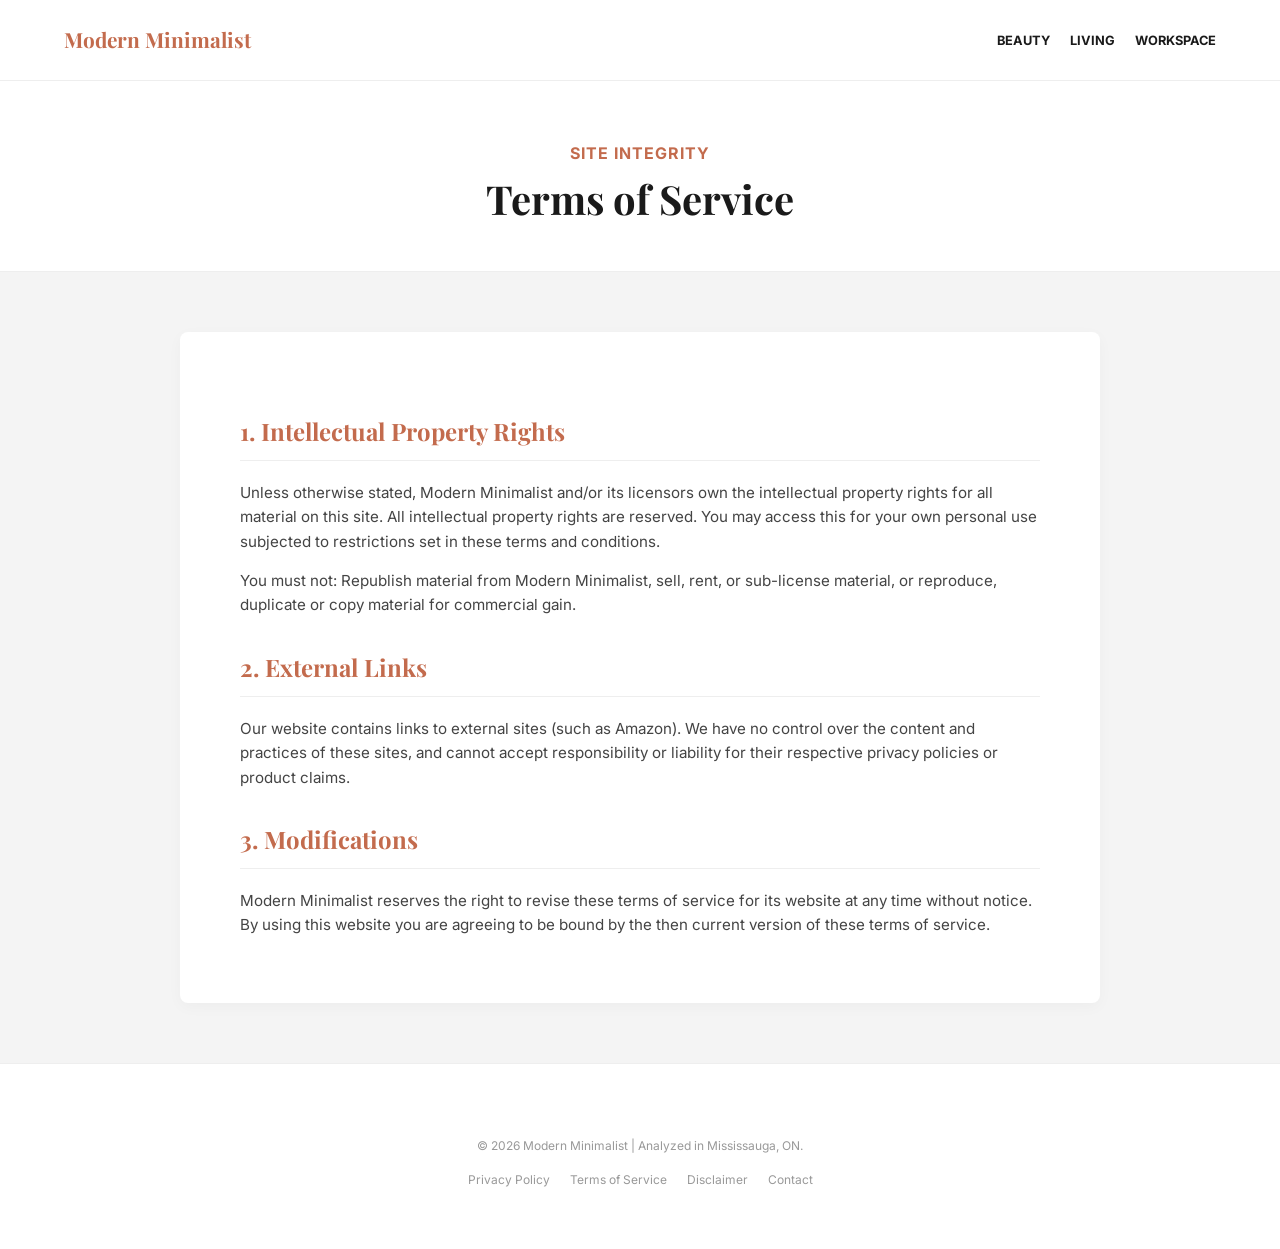
<file: terms.html>
<!DOCTYPE html>
<html lang="en">
<!-- Use the EXACT same <head> and <style> block as the disclaimer.html above -->
<head>
    <meta charset="UTF-8">
    <meta name="viewport" content="width=device-width, initial-scale=1.0">
    <title>Terms of Service | Modern Minimalist</title>
    <link href="https://fonts.googleapis.com/css2?family=Playfair+Display:ital,wght@0,700;1,700&family=Inter:wght@400;700&display=swap" rel="stylesheet">
    <style>
        :root { --jade: #2D5A27; --terracotta: #C36B4D; --grey: #F4F4F4; --white: #FFFFFF; --dark: #1A1A1A; }
        body { font-family: 'Inter', sans-serif; background: var(--grey); color: var(--dark); margin: 0; line-height: 1.6; }
        nav { display: flex; justify-content: space-between; align-items: center; padding: 0 5%; background: var(--white); height: 80px; border-bottom: 1px solid #eee; position: sticky; top: 0; }
        .logo a { text-decoration: none; display: flex; align-items: center; gap: 15px; }
        .logo-text { font-family: 'Playfair Display', serif; font-weight: 700; font-size: 1.3rem; color: var(--terracotta); }
        .nav-links a { text-decoration: none; color: var(--dark); margin-left: 20px; font-size: 0.8rem; font-weight: 700; text-transform: uppercase; }
        .legal-hero { text-align: center; padding: 60px 10% 40px; background: var(--white); border-bottom: 1px solid #eee; }
        h1 { font-family: 'Playfair Display', serif; font-size: 2.5rem; margin: 0; font-weight: 700; }
        .legal-container { max-width: 800px; margin: 60px auto; background: var(--white); padding: 50px 60px; border-radius: 8px; box-shadow: 0 4px 15px rgba(0,0,0,0.03); }
        .legal-container h2 { font-family: 'Playfair Display', serif; color: var(--terracotta); margin-top: 30px; border-bottom: 1px solid #eee; padding-bottom: 10px; }
        .legal-container p { font-size: 0.95rem; color: #444; margin-bottom: 15px; }
        footer { text-align: center; padding: 60px 40px; background: var(--white); border-top: 1px solid #eee; font-size: 0.75rem; color: #999; }
    </style>
</head>
<body>

<nav>
    <div class="logo"><a href="main.html"><span class="logo-text">Modern Minimalist</span></a></div>
    <div class="nav-links"><a href="beauty.html">Beauty</a><a href="living.html">Living</a><a href="workspace.html">Workspace</a></div>
</nav>

<section class="legal-hero">
    <span class="badge" style="color:var(--terracotta); font-weight:bold; letter-spacing:1px;">SITE INTEGRITY</span>
    <h1>Terms of Service</h1>
</section>

<div class="legal-container">
    <h2>1. Intellectual Property Rights</h2>
    <p>Unless otherwise stated, Modern Minimalist and/or its licensors own the intellectual property rights for all material on this site. All intellectual property rights are reserved. You may access this for your own personal use subjected to restrictions set in these terms and conditions.</p>
    <p>You must not: Republish material from Modern Minimalist, sell, rent, or sub-license material, or reproduce, duplicate or copy material for commercial gain.</p>
    
    <h2>2. External Links</h2>
    <p>Our website contains links to external sites (such as Amazon). We have no control over the content and practices of these sites, and cannot accept responsibility or liability for their respective privacy policies or product claims.</p>

    <h2>3. Modifications</h2>
    <p>Modern Minimalist reserves the right to revise these terms of service for its website at any time without notice. By using this website you are agreeing to be bound by the then current version of these terms of service.</p>
</div>

<footer>
    <p>© 2026 Modern Minimalist | Analyzed in Mississauga, ON.</p>
    <div style="margin-top: 15px; display: flex; justify-content: center; gap: 20px;">
        <a href="privacy.html" style="color:#999; text-decoration:none;">Privacy Policy</a>
        <a href="terms.html" style="color:#999; text-decoration:none;">Terms of Service</a>
        <a href="disclaimer.html" style="color:#999; text-decoration:none;">Disclaimer</a>
        <a href="contact.html" style="color:#999; text-decoration:none;">Contact</a>
    </div>
</footer>

</body>
</html>
</file>
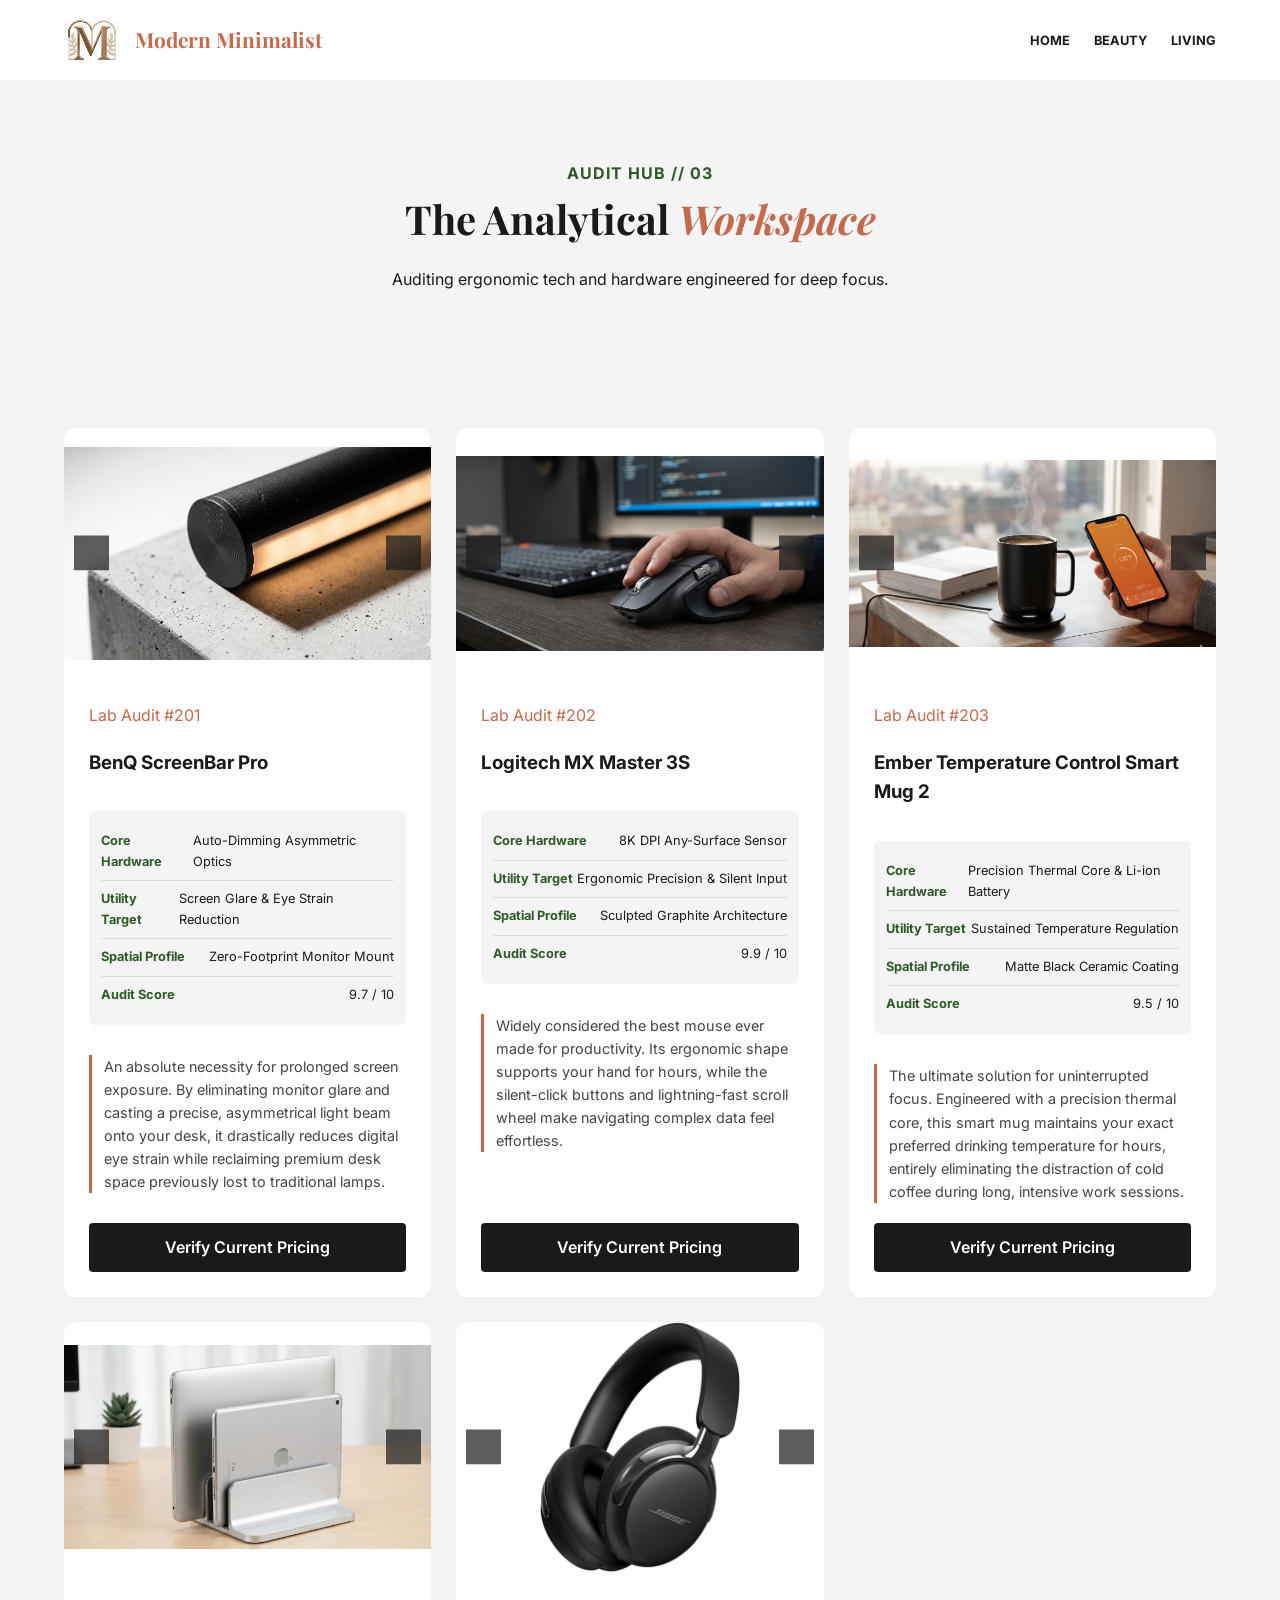
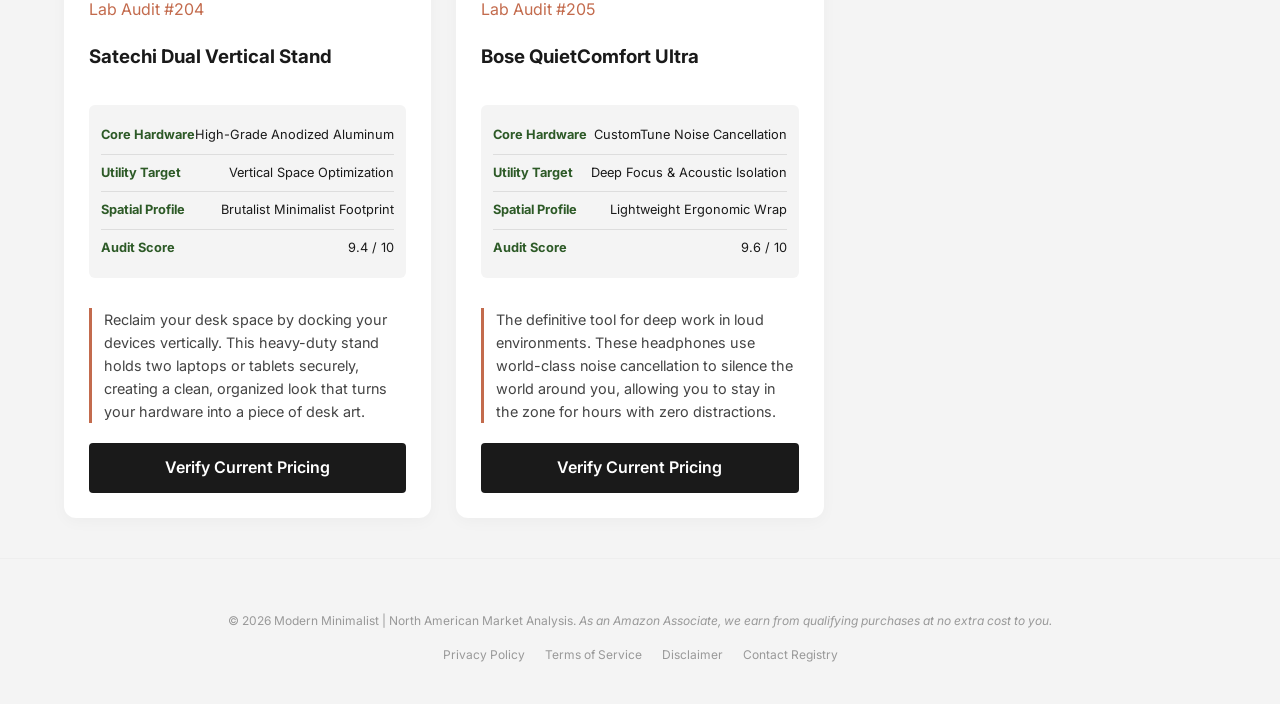
<file: workspace.html>
<!DOCTYPE html>
<html lang="en">
<head>
    <script async src="https://www.googletagmanager.com/gtag/js?id=G-HXZEJH111N"></script>
    <script>
      window.dataLayer = window.dataLayer || [];
      function gtag(){dataLayer.push(arguments);}
      gtag('js', new Date());
      gtag('config', 'G-HXZEJH111N');
    </script>
    
    <link rel="icon" type="image/png" href="assets/logo2.png">
    <link href="https://fonts.googleapis.com/css2?family=Playfair+Display:ital,wght@0,700;1,700&family=Inter:wght@400;700&display=swap" rel="stylesheet">
    <meta charset="UTF-8">
    <meta name="viewport" content="width=device-width, initial-scale=1.0">
    <title>The Analytical Workspace | Ergonomic Tech Audits | Modern Minimalist</title>
    
    <style>
        :root {
            --jade: #2D5A27; 
            --terracotta: #C36B4D; 
            --grey: #F4F4F4; 
            --white: #FFFFFF; 
            --dark: #1A1A1A;
            --subtle-elevation: 0 4px 15px rgba(0,0,0,0.03);
        }
        
        body { font-family: 'Inter', sans-serif; background: var(--grey); color: var(--dark); margin: 0; line-height: 1.6; }

        nav { 
            display: flex; justify-content: space-between; align-items: center; 
            padding: 0 5%; background: var(--white); height: 80px; 
            border-bottom: 1px solid #eee; position: sticky; top: 0; z-index: 1000; 
        }
        .logo a { text-decoration: none; display: flex; align-items: center; gap: 15px; }
        .logo-text { font-family: 'Playfair Display', serif; font-weight: 700; font-size: 1.3rem; color: var(--terracotta); }
        .nav-links a { text-decoration: none; color: var(--dark); margin-left: 20px; font-size: 0.8rem; font-weight: 700; text-transform: uppercase; }

        .hero { 
            text-align: center; padding: 80px 10%; 
            background-image: 
                linear-gradient(to bottom, rgba(244,244,244,0.85), rgba(244,244,244,1)), 
                url('https://images.unsplash.com/photo-1518770660439-4636190af475?q=80&w=1600&auto=format&fit=crop'); 
            background-size: cover; background-position: center; background-attachment: fixed;
        }
        
        .hub-title { font-family: 'Playfair Display', serif; font-size: 2.5rem; margin: 0; }
        .hub-title span { color: var(--terracotta); font-style: italic; }

        .grid { 
            display: grid; grid-template-columns: repeat(3, 1fr); 
            gap: 25px; padding: 40px 5%; max-width: 1400px; margin: auto; 
        }

        .audit-card { 
            background: var(--white); border-radius: 12px; overflow: hidden; 
            box-shadow: var(--subtle-elevation); transition: transform 0.3s ease;
            display: flex; flex-direction: column;
        }
        .audit-card:hover { transform: translateY(-8px); }
        
        /* Swipe & Click Product Slider */
        .slider-container { position: relative; width: 100%; height: 250px; background: #eee; }
        
        .slider-track { 
            display: flex; overflow-x: auto; scroll-snap-type: x mandatory; 
            scroll-behavior: smooth; -webkit-overflow-scrolling: touch; 
            height: 100%; scrollbar-width: none; 
        }
        .slider-track::-webkit-scrollbar { display: none; }
        
        .slider-track img { 
            width: 100%; 
            height: 100%; 
            object-fit: contain; /* Forces full image to show */
            flex-shrink: 0; 
            scroll-snap-align: start; 
            background: var(--white); 
        }
        
        /* Clickable Arrows for Laptop */
        .slide-btn { 
            position: absolute; top: 50%; transform: translateY(-50%); 
            background: rgba(26, 26, 26, 0.7); color: white; border: none; 
            width: 35px; height: 35px; cursor: pointer; border-radius: 50%; 
            font-size: 1rem; z-index: 10; display: flex; justify-content: center; align-items: center;
            backdrop-filter: blur(4px); transition: background 0.3s;
        }
        .slide-btn:hover { background: var(--terracotta); }
        .slide-btn.prev { left: 10px; }
        .slide-btn.next { right: 10px; }

        .card-content { padding: 25px; flex-grow: 1; display: flex; flex-direction: column; }
        
        .data-sheet { background: var(--grey); border-radius: 6px; padding: 12px; margin: 15px 0; font-size: 0.8rem; }
        .data-row { display: flex; justify-content: space-between; border-bottom: 1px solid #ddd; padding: 8px 0; }
        .data-row:last-child { border-bottom: none; }
        .label { font-weight: bold; color: var(--jade); }

        .persuasive-text { 
            font-size: 0.9rem; color: #444; margin: 15px 0 20px 0; 
            padding-left: 12px; border-left: 3px solid var(--terracotta); 
        }

        .btn { 
            display: block; text-align: center; background: var(--dark); color: white; 
            padding: 12px; text-decoration: none; border-radius: 4px; font-weight: 600; 
            transition: background 0.3s ease; margin-top: auto;
        }
        .btn:hover { background: var(--terracotta); }

        footer { text-align: center; padding: 40px; border-top: 1px solid #eee; font-size: 0.75rem; color: #999; }

        @media (max-width: 1024px) { .grid { grid-template-columns: repeat(2, 1fr); } }
        @media (max-width: 768px) { .grid { grid-template-columns: 1fr; } }
    </style>
</head>
<body>

<nav>
    <div class="logo">
        <a href="index.html">
            <img src="assets/logo.svg" alt="Modern Minimalist Logo" height="40">
            <span class="logo-text">Modern Minimalist</span>
        </a>
    </div>
    <div class="nav-links">
        <a href="index.html">Home</a>
        <a href="beauty.html">Beauty</a>
        <a href="living.html">Living</a>
    </div>
</nav>

<section class="hero">
    <span class="badge" style="color:var(--jade); font-weight:bold; letter-spacing:1px;">AUDIT HUB // 03</span>
    <h1 class="hub-title">The Analytical <span>Workspace</span></h1>
    <p>Auditing ergonomic tech and hardware engineered for deep focus.</p>
</section>

<div class="grid" id="product-grid">
    </div>

<footer>
    <p>© 2026 Modern Minimalist | North American Market Analysis.<em> As an Amazon Associate, we earn from qualifying purchases at no extra cost to you.</em></p>
    
    <div style="margin-top: 15px; display: flex; justify-content: center; gap: 20px;">
        <a href="privacy.html" style="color:#999; text-decoration:none;">Privacy Policy</a>
        <a href="terms.html" style="color:#999; text-decoration:none;">Terms of Service</a>
        <a href="disclaimer.html" style="color:#999; text-decoration:none;">Disclaimer</a>
        <a href="contact.html" style="color:#999; text-decoration:none;">Contact Registry</a>
    </div>
</footer>

<script>
    // 1. YOUR WORKSPACE HUB DATABASE.
    const workspaceProducts = [
        {
            auditNumber: "201",
            title: "BenQ ScreenBar Pro",
            images: [
                "assets/screenbar.webp",
                "assets/bar2.jpg",
                "assets/bar3.jpg"
            ],
            specs: {
                coreHardware: "Auto-Dimming Asymmetric Optics",
                utilityTarget: "Screen Glare & Eye Strain Reduction",
                spatialProfile: "Zero-Footprint Monitor Mount",
                auditScore: "9.7 / 10"
            },
            hook: "An absolute necessity for prolonged screen exposure. By eliminating monitor glare and casting a precise, asymmetrical light beam onto your desk, it drastically reduces digital eye strain while reclaiming premium desk space previously lost to traditional lamps.",
            amazonLink: "https://amzn.to/4tLG4T7"
        },
        {
            auditNumber: "202",
            title: "Logitech MX Master 3S",
            images: ["assets/mouse1.webp", "assets/mouse2.jpg", "assets/mouse3.jpg"],
            specs: {
                coreHardware: "8K DPI Any-Surface Sensor",
                utilityTarget: "Ergonomic Precision & Silent Input",
                spatialProfile: "Sculpted Graphite Architecture",
                auditScore: "9.9 / 10"
            },
            hook: "Widely considered the best mouse ever made for productivity. Its ergonomic shape supports your hand for hours, while the silent-click buttons and lightning-fast scroll wheel make navigating complex data feel effortless.",
            amazonLink: "https://amzn.to/4tgpBVX"
        },
        {
            auditNumber: "203",
            title: "Ember Temperature Control Smart Mug 2",
            images: ["assets/mug1.webp", "assets/mug2.jpg", "assets/mug3.webp"],
            specs: {
                coreHardware: "Precision Thermal Core & Li-ion Battery",
                utilityTarget: "Sustained Temperature Regulation",
                spatialProfile: "Matte Black Ceramic Coating",
                auditScore: "9.5 / 10"
            },
            hook: "The ultimate solution for uninterrupted focus. Engineered with a precision thermal core, this smart mug maintains your exact preferred drinking temperature for hours, entirely eliminating the distraction of cold coffee during long, intensive work sessions.",
            amazonLink: "https://amzn.to/4dvehk5"
        },
        {
           
            auditNumber: "204",
            title: "Satechi Dual Vertical Stand",
            images: ["assets/stand1.webp", "assets/stand2.jpg", "assets/stand3.jpg"],
            specs: {
                coreHardware: "High-Grade Anodized Aluminum",
                utilityTarget: "Vertical Space Optimization",
                spatialProfile: "Brutalist Minimalist Footprint",
                auditScore: "9.4 / 10"
            },
            hook: "Reclaim your desk space by docking your devices vertically. This heavy-duty stand holds two laptops or tablets securely, creating a clean, organized look that turns your hardware into a piece of desk art.",
            amazonLink: "https://amzn.to/42ioSsx"
        },
        {
            auditNumber: "205",
            title: "Bose QuietComfort Ultra",
            images: ["assets/boss2.jpg", "assets/boss1.webp", "assets/boss3.jpg"],
            specs: {
                coreHardware: "CustomTune Noise Cancellation",
                utilityTarget: "Deep Focus & Acoustic Isolation",
                spatialProfile: "Lightweight Ergonomic Wrap",
                auditScore: "9.6 / 10"
            },
            hook: "The definitive tool for deep work in loud environments. These headphones use world-class noise cancellation to silence the world around you, allowing you to stay in the zone for hours with zero distractions.",
            amazonLink: "https://amzn.to/4cXuKgX"
        }
    ];

    // 2. THE RENDER ENGINE
    function renderProducts() {
        const grid = document.getElementById('product-grid');
        grid.innerHTML = ''; 

        workspaceProducts.forEach(product => {
            let sliderHTML = '';
            product.images.forEach(img => {
                // BUG FIX APPLIED HERE: this.onerror=null; prevents infinite loading loops
                sliderHTML += `<img src="${img}" alt="${product.title}" onerror="this.onerror=null; this.src='https://images.unsplash.com/photo-1593640408182-31c70c8268f5?q=80&w=600&auto=format&fit=crop'">`;
            });

            const cardHTML = `
                <div class="audit-card">
                    <div class="slider-container">
                        <button class="slide-btn prev" onclick="moveSlide(this, -1)">&#10094;</button>
                        <button class="slide-btn next" onclick="moveSlide(this, 1)">&#10095;</button>
                        <div class="slider-track">
                            ${sliderHTML}
                        </div>
                    </div>
                    <div class="card-content">
                        <span class="badge" style="color:var(--terracotta)">Lab Audit #${product.auditNumber}</span>
                        <h3>${product.title}</h3>
                        <div class="data-sheet">
                            <div class="data-row"><span class="label">Core Hardware</span><span>${product.specs.coreHardware}</span></div>
                            <div class="data-row"><span class="label">Utility Target</span><span>${product.specs.utilityTarget}</span></div>
                            <div class="data-row"><span class="label">Spatial Profile</span><span>${product.specs.spatialProfile}</span></div>
                            <div class="data-row"><span class="label">Audit Score</span><span>${product.specs.auditScore}</span></div>
                        </div>
                        <p class="persuasive-text">${product.hook}</p>
                        <a href="${product.amazonLink}" target="_blank" rel="nofollow" class="btn">Verify Current Pricing</a>
                    </div>
                </div>
            `;
            grid.innerHTML += cardHTML;
        });
    }

    // 3. THE SLIDER LOGIC
    function moveSlide(button, direction) {
        const track = button.parentElement.querySelector('.slider-track');
        const slideWidth = track.clientWidth;
        track.scrollBy({ left: slideWidth * direction, behavior: 'smooth' });
    }

    // 4. IGNITE THE ENGINE
    renderProducts();
</script>

</body>
</html>
</file>
